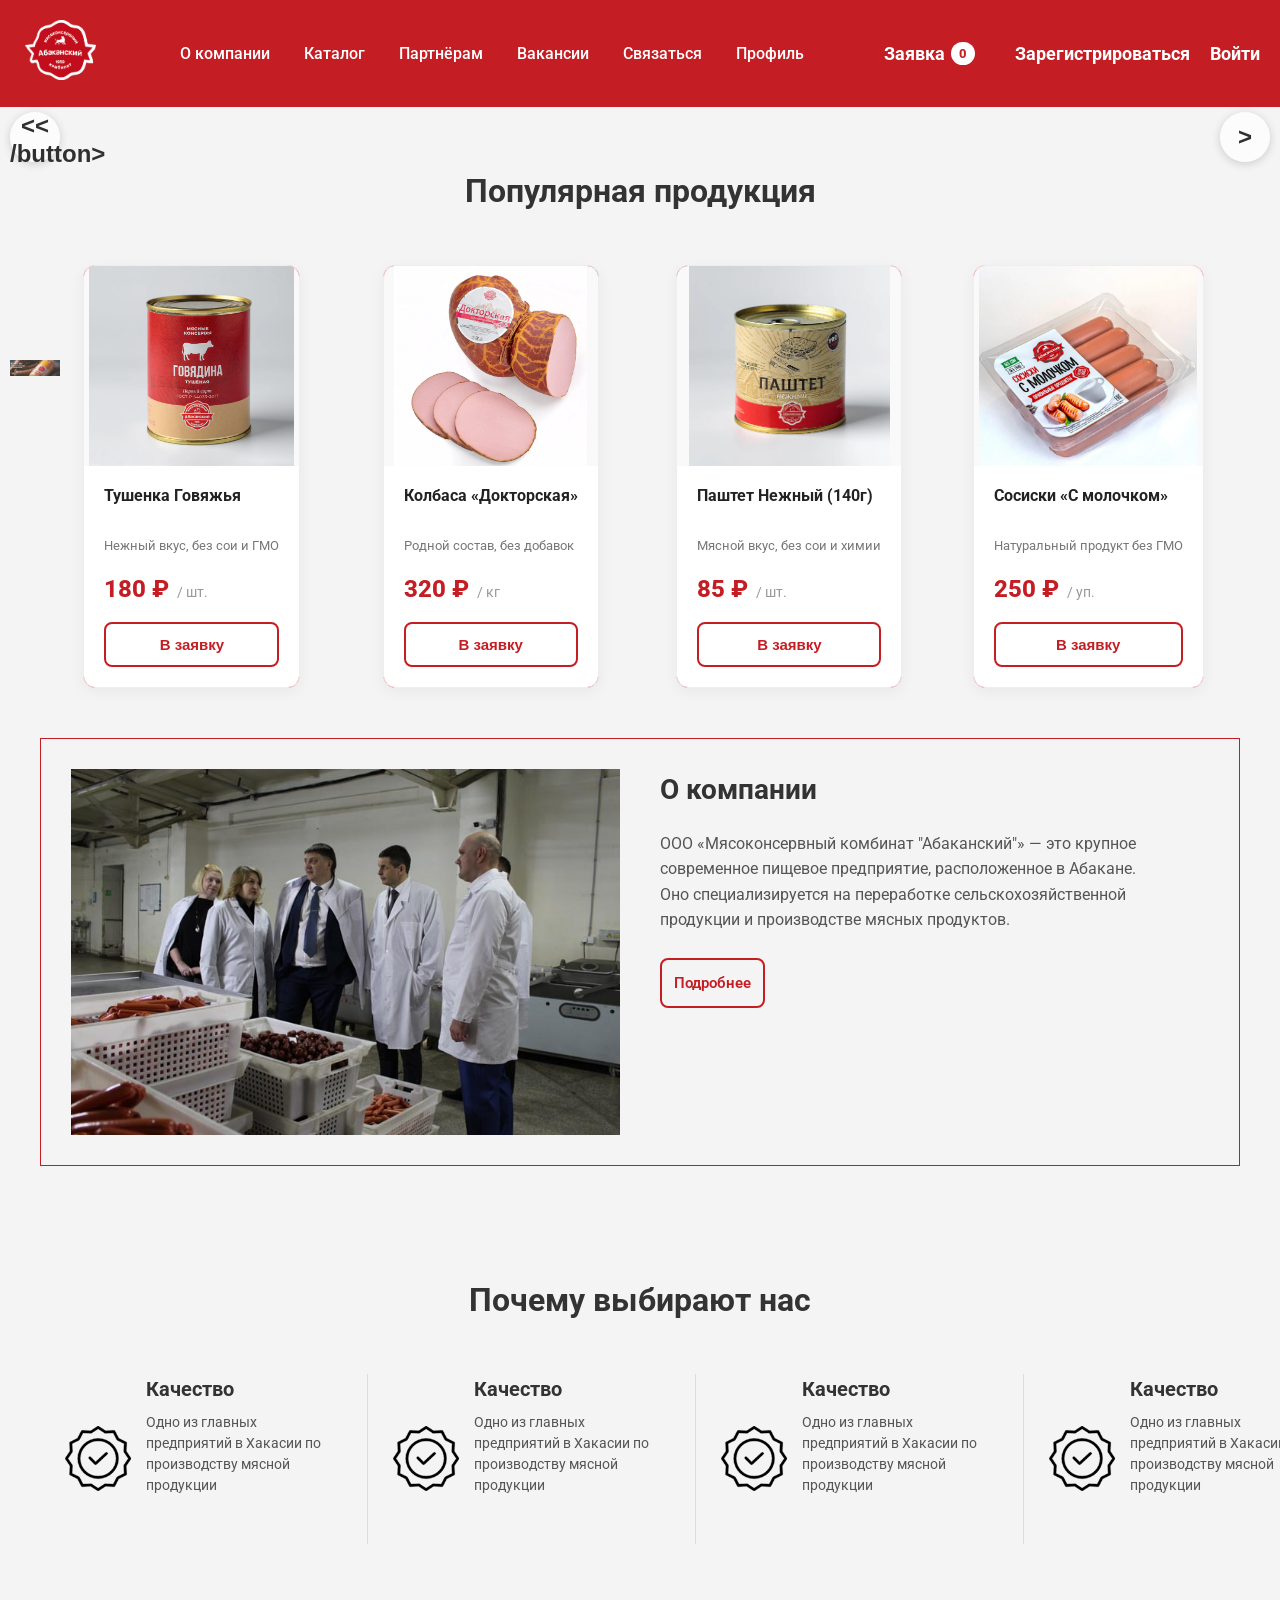
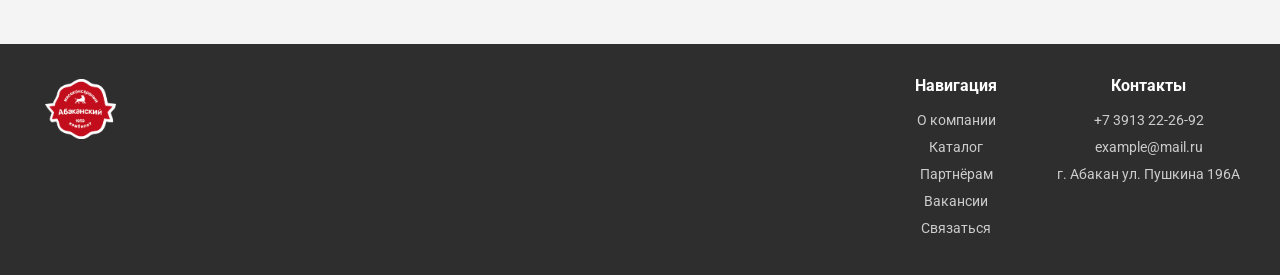
<file: БурнышеваПП08/index.html>
<!DOCTYPE html>
<html lang="ru">

<head>
    <meta charset="UTF-8">
    <meta name="viewport" content="width=device-width, initial-scale=1.0">
    <title>Мясокомбинат Абаканский</title>
    <link rel="stylesheet" href="style/style.css">
    <link rel="stylesheet" href="style/slider.css">
    <link rel="stylesheet" href="style/index.css">
    <link href="https://fonts.googleapis.com/css2?family=Roboto:wght@400;500;700&display=swap" rel="stylesheet">
</head>

<body>
    <header class="main-header">
        <div class="header-container">
            <div class="logo">
                <a href="index.html">
                    <img src="images/logo.png" alt="Логотип Мясокомбината Абаканский">
                </a>
            </div>
            <nav class="main-navigation">
                <a href="index.html">О компании</a>
                <a href="catalog.html" class="active">Каталог</a>
                <a href="#">Партнёрам</a>
                <a href="#">Вакансии</a>
                <a href="admin.html">Связаться</a>
                <a href="profile.html">Профиль</a>
            </nav>
            <div class="header-phone">
                <a href="cart.html" class="request-link">
                    Заявка <span id="request-counter">0</span>
                </a>
                <a href="reg.html" class="active">Зарегистрироваться</a>
                <a href="auth.html" class="active">Войти</a>
            </div>
        </div>
    </header>
    <section class="section_slider">
        <div class="slider_container">
            <button id="slider-btn_prev">
                << /button>
                    <img id="slider-img" src="" alt="Слайдер с продукцией">
                    <button id="slider-btn_next">></button>
        </div>
    </section>
    <!-- СЕКЦИЯ ПОПУЛЯРНАЯ ПРОДУКЦИЯ -->
    <section class="popular">
        <div class="popular-products">
            <h1 class="section-title">Популярная продукция</h1>
            <main class="products-grid">
                <article class="product-card" data-id="1" data-category="conserves" data-price="180"
                    data-instock="true">
                    <div class="product-image-container">
                        <img src="images/2.png" alt="Тушенка">
                    </div>
                    <div class="product-information">
                        <h2 class="product-name">Тушенка Говяжья</h2>
                        <p class="product-description">Нежный вкус, без сои и ГМО</p>
                        <div class="price-information">
                            <span class="price">180 ₽</span>
                            <span class="unit">/ шт.</span>
                        </div>
                        <button class="button-info">В заявку</button>
                    </div>
                </article>
                <article class="product-card" data-id="2" data-category="sausages" data-price="320" data-instock="true">
                    <div class="product-image-container">
                        <img src="images/3.png" alt="Колбаса">
                    </div>
                    <div class="product-information">
                        <h2 class="product-name">Колбаса «Докторская»</h2>
                        <p class="product-description">Родной состав, без добавок</p>
                        <div class="price-information">
                            <span class="price">320 ₽</span>
                            <span class="unit">/ кг</span>
                        </div>
                        <button class="button-info">В заявку</button>
                    </div>
                </article>
                <article class="product-card" data-id="3" data-category="conserves" data-price="85" data-instock="true">
                    <div class="product-image-container">
                        <img src="images/4.png" alt="Паштет">
                    </div>
                    <div class="product-information">
                        <h2 class="product-name">Паштет Нежный (140г)</h2>
                        <p class="product-description">Мясной вкус, без сои и химии</p>
                        <div class="price-information">
                            <span class="price">85 ₽</span>
                            <span class="unit">/ шт.</span>
                        </div>
                        <button class="button-info">В заявку</button>
                    </div>
                </article>
                <article class="product-card" data-id="4" data-category="sausages" data-price="250" data-instock="true">
                    <div class="product-image-container">
                        <img src="images/5.png" alt="Сосиски">
                    </div>
                    <div class="product-information">
                        <h2 class="product-name">Сосиски «С молочком»</h2>
                        <p class="product-description">Натуральный продукт без ГМО</p>
                        <div class="price-information">
                            <span class="price">250 ₽</span>
                            <span class="unit">/ уп.</span>
                        </div>
                        <button class="button-info">В заявку</button>
                    </div>
                </article>
            </main>
        </div>
        <!-- СЕКЦИЯ О КОМПАНИИ -->
        <section class="about-company">
            <div class="about-wrapper">
                <div class="about-image">
                    <img src="images/about.jpg" alt="О компании">
                </div>
                <div class="about-content">
                    <h2 class="about-title">О компании</h2>
                    <p>
                        ООО «Мясоконсервный комбинат "Абаканский"» — это крупное <br>
                        современное пищевое предприятие, расположенное в Абакане. <br>
                        Оно специализируется на переработке сельскохозяйственной <br>
                        продукции и производстве мясных продуктов.<br>
                    </p>
                    <a href="#" class="button-info">Подробнее</a>
                </div>
            </div>
        </section>

        <!-- СЕКЦИЯ ПОЧЕМУ ВЫБИРАЮТ НАС -->
        <section class="why-us">
            <h2 class="section-title">Почему выбирают нас</h2>

            <div class="features-grid">
                <div class="feature-item">
                    <div class="feature-icon">
                        <img src="images/ok.png" alt="Качество">
                    </div>
                    <div class="feature-text">
                        <h3>Качество</h3>
                        <p>Одно из главных предприятий в Хакасии по производству мясной продукции</p>
                    </div>
                </div>

                <div class="feature-item">
                    <div class="feature-icon">
                        <img src="images/ok.png" alt="Качество">
                    </div>
                    <div class="feature-text">
                        <h3>Качество</h3>
                        <p>Одно из главных предприятий в Хакасии по производству мясной продукции</p>
                    </div>
                </div>

                <div class="feature-item">
                    <div class="feature-icon">
                        <img src="images/ok.png" alt="Качество">
                    </div>
                    <div class="feature-text">
                        <h3>Качество</h3>
                        <p>Одно из главных предприятий в Хакасии по производству мясной продукции</p>
                    </div>
                </div>

                <div class="feature-item">
                    <div class="feature-icon">
                        <img src="images/ok.png" alt="Качество">
                    </div>
                    <div class="feature-text">
                        <h3>Качество</h3>
                        <p>Одно из главных предприятий в Хакасии по производству мясной продукции</p>
                    </div>
                </div>
            </div>
        </section>
    </section> <!-- Закрытие секции popular -->

    <!-- ПОДВАЛ  -->
    <footer class="main-footer">
        <div class="footer-container">
            <div class="logo">
                <img src="images/logo.png" alt="Логотип">
            </div>
            <div class="footer-columns">
                <div class="footer-column">
                    <h4>Навигация</h4>
                    <ul>
                        <li><a href="index.html">О компании</a></li>
                        <li><a href="catalog.html">Каталог</a></li>
                        <li><a href="#">Партнёрам</a></li>
                        <li><a href="#">Вакансии</a></li>
                        <li><a href="admin.html">Связаться</a></li>
                    </ul>
                </div>
                <div class="footer-column">
                    <h4>Контакты</h4>
                    <p>+7 3913 22-26-92</p>
                    <p>example@mail.ru</p>
                    <p>г. Абакан ул. Пушкина 196А</p>
                </div>
            </div>
        </div>
    </footer>
    <script src="scripts/slider.js"></script>
    <script src="scripts/script.js"></script>
</body>

</html>
</file>
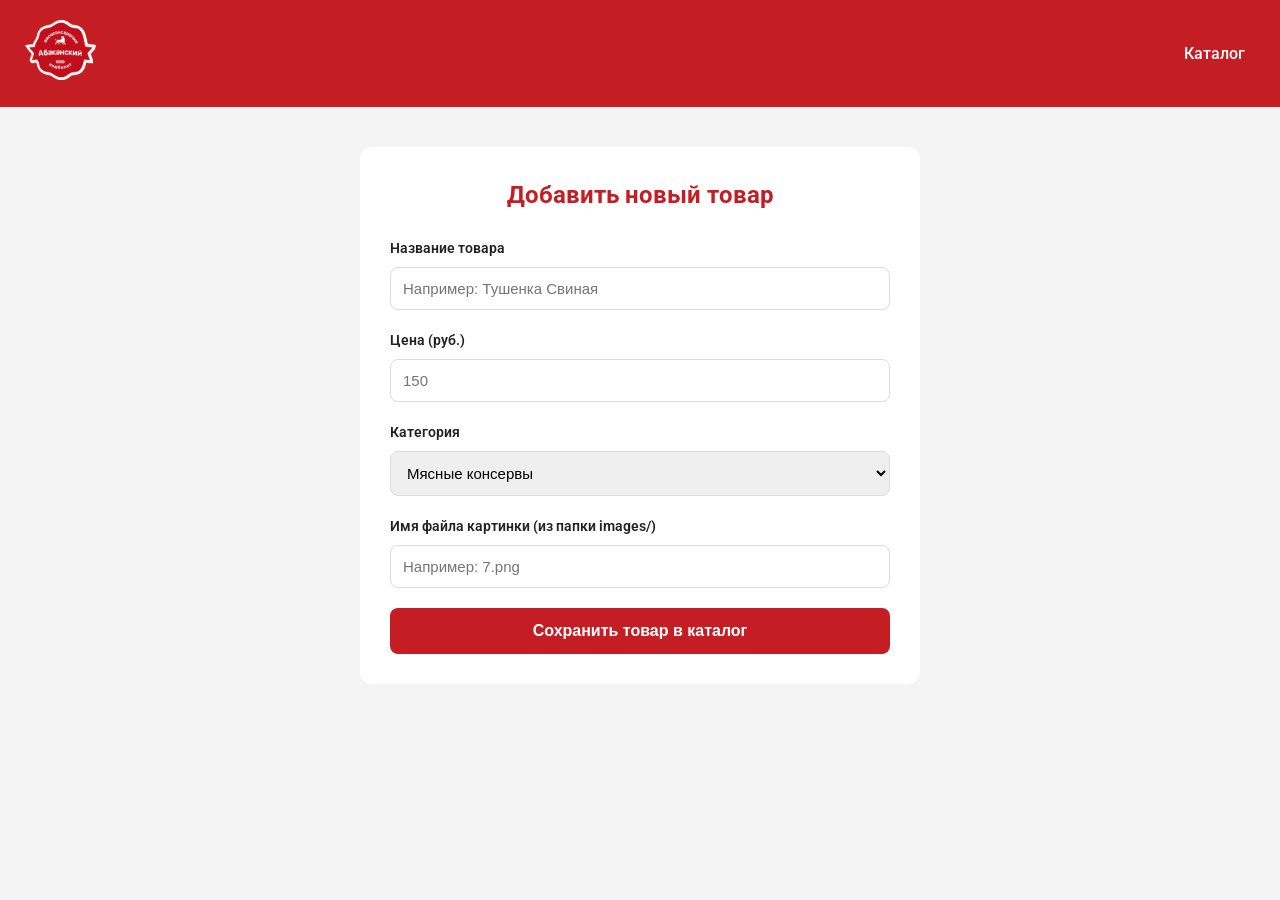
<file: admin.html>
<!DOCTYPE html>
<html lang="ru">

<head>
    <meta charset="UTF-8">
    <meta name="viewport" content="width=device-width, initial-scale=1.0">
    <title>Админка</title>
    <link rel="stylesheet" href="style/style.css">
    <link rel="stylesheet" href="style/reg.css">
    <link href="https://fonts.googleapis.com/css2?family=Roboto:wght@400;500;700&display=swap" rel="stylesheet">
</head>

<body>
    <header class="main-header">
        <div class="header-container">
            <div class="logo">
                <a href="index.html">
                    <img src="images/logo.png" alt="Логотип">
                </a>
            </div>
            <nav class="main-navigation">
                <a href="catalog.html">Каталог</a>
            </nav>
        </div>
    </header>
    <main class="admin-container">
        <div class="admin-form-card">
            <h1 class="admin-title">Добавить новый товар</h1>
            <form id="add-product-form">
                <div class="form-group">
                    <label for="product-name">Название товара</label>
                    <input type="text" id="product-name" placeholder="Например: Тушенка Свиная" required>
                </div>
                <div class="form-group">
                    <label for="product-price">Цена (руб.)</label>
                    <input type="number" id="product-price" placeholder="150" required>
                </div>
                <div class="form-group">
                    <label for="product-category">Категория</label>
                    <select id="product-category" required>
                        <option value="conserves">Мясные консервы</option>
                        <option value="sausages">Колбасные изделия</option>
                        <option value="semi">Полуфабрикаты</option>
                        <option value="delicacies">Деликатесы</option>
                    </select>
                </div>
                <div class="form-group">
                    <label for="product-image">Имя файла картинки (из папки images/)</label>
                    <input type="text" id="product-image" placeholder="Например: 7.png">
                </div>
                <button type="submit" class="admin-save-btn">Сохранить товар в каталог</button>
            </form>
        </div>
    </main>
    <script src="scripts/admin.js"></script>
    <script src="scripts/script.js"></script>
</body>

</html>
</file>
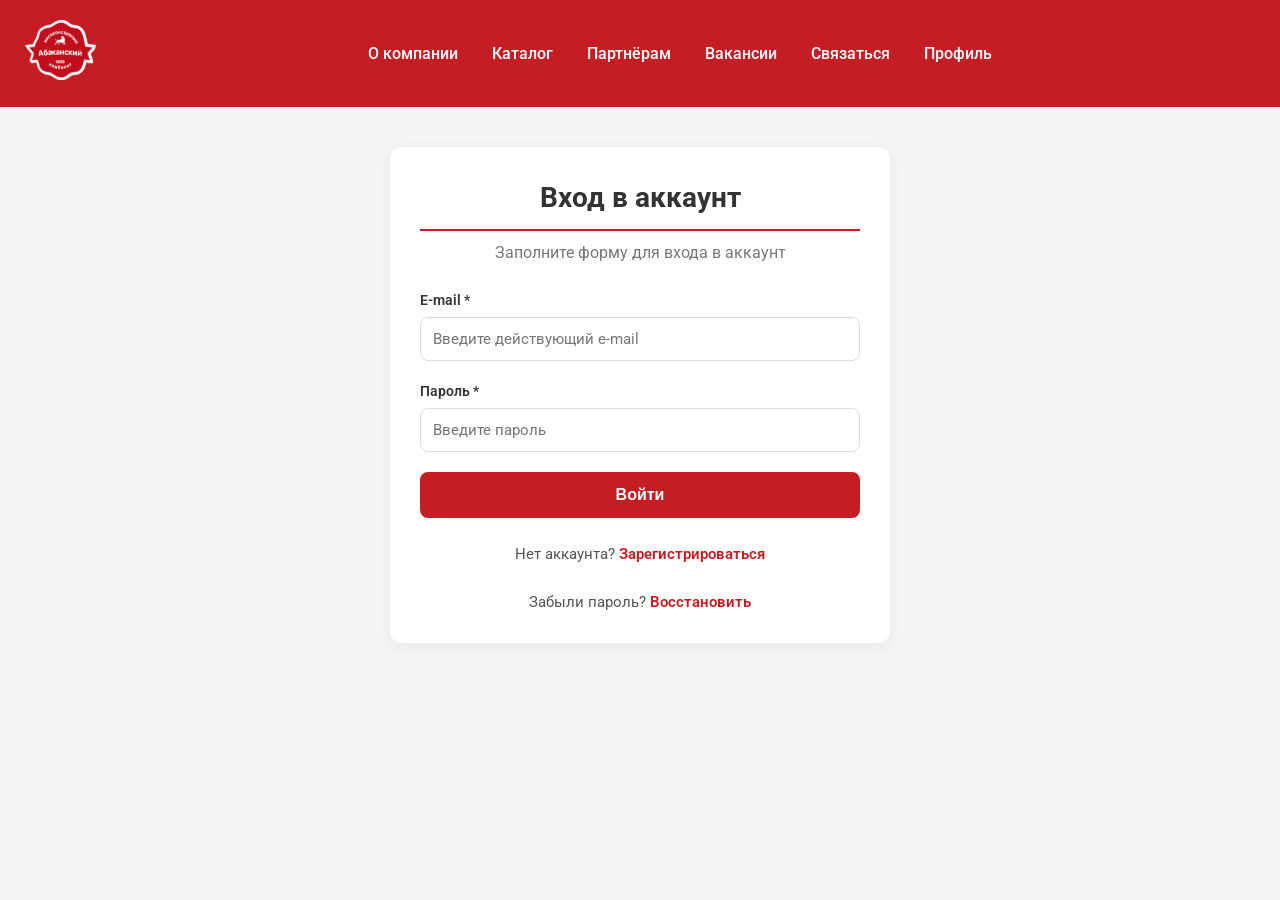
<file: auth.html>
<!DOCTYPE html>
<html lang="ru">

<head>
    <meta charset="UTF-8">
    <meta name="viewport" content="width=device-width, initial-scale=1.0">
    <title>Авторизация</title>
    <link rel="stylesheet" href="style/style.css">
    <link rel="stylesheet" href="style/reg.css">
    <link href="https://fonts.googleapis.com/css2?family=Roboto:wght@400;500;700&display=swap" rel="stylesheet">
</head>

<body>
    <header class="main-header">
        <div class="header-container">
            <div class="logo">
                <a href="index.html">
                    <img src="images/logo.png" alt="Логотип">
                </a>
            </div>
            <nav class="main-navigation">
                <a href="index.html">О компании</a>
                <a href="catalog.html" class="active">Каталог</a>
                <a href="#">Партнёрам</a>
                <a href="#">Вакансии</a>
                <a href="admin.html">Связаться</a>
                <a href="profile.html">Профиль</a>
            </nav>
            <div class="header-phone">
            </div>
        </div>
    </header>
    <main class="register-main">
        <div class="reg-container">
            <h1 class="reg-title">Вход в аккаунт</h1>
            <p class="reg-subtitle">Заполните форму для входа в аккаунт</p>

            <form class="reg-form">
                <div class="form-group">
                    <label for="auth-email">E-mail *</label>
                    <input type="email" id="auth-email" placeholder="Введите действующий e-mail" required>
                </div>

                <div class="form-group">
                    <label for="auth-password">Пароль *</label>
                    <input type="password" id="auth-password" placeholder="Введите пароль" required>
                </div>
                <button type="submit" class="reg-submit-button">Войти</button>
            </form>

            <p class="reg-login-link">Нет аккаунта? <a href="reg.html">Зарегистрироваться</a></p>
            <div class="reg-login-link">
                Забыли пароль? <a href="#">Восстановить</a>
            </div>
        </div>
    </main>
    <script src="scripts/script.js"></script>
</body>

</html>
</file>
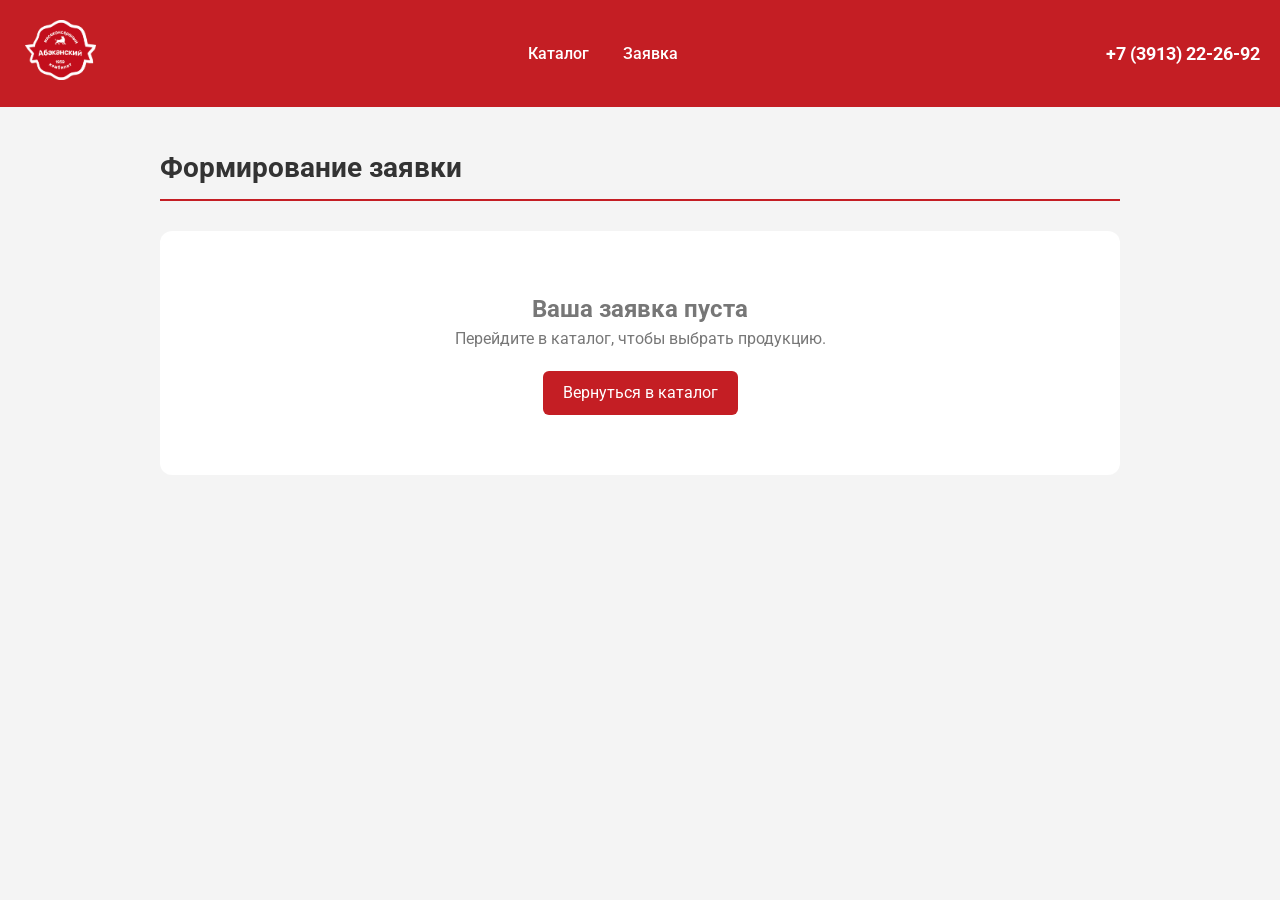
<file: cart.html>
<!DOCTYPE html>
<html lang="ru">

<head>
    <meta charset="UTF-8">
    <meta name="viewport" content="width=device-width, initial-scale=1.0">
    <title>Заявка</title>
    <link rel="stylesheet" href="style/style.css">
    <link href="https://fonts.googleapis.com/css2?family=Roboto:wght@400;500;700&display=swap" rel="stylesheet">
</head>

<body>
    <header class="main-header">
        <div class="header-container">
            <div class="logo">
                <a href="index.html">
                    <img src="images/logo.png" alt="Логотип">
                </a>
            </div>
            <nav class="main-navigation">
                <a href="catalog.html">Каталог</a>
                <a href="cart.html" class="active">Заявка</a>
            </nav>
            <div class="header-phone">
                <a href="tel:+73902281402">+7 (3913) 22-26-92</a>
            </div>
        </div>
    </header>
    <main class="cart-container">
        <h1 class="cart-header-title">Формирование заявки</h1>
        <div id="cart-list-container"></div>
        <div class="cart-summary" id="cart-summary-section">
            <div class="total-price">Итого: <span id="total-amount-display">0 ₽</span></div>
            <button id="submit-request-button" class="submit-request-button">Отправить заявку</button>
        </div>
        <div id="empty-cart-message" class="empty-cart-message">
            <h2>Ваша заявка пуста</h2>
            <p>Перейдите в каталог, чтобы выбрать продукцию.</p>
            <a href="catalog.html" class="back-to-catalog-button">Вернуться в каталог</a>
        </div>
    </main>
    <div id="order-form-modal" class="modal-window">
        <div class="modal-content">
            <span class="close-modal-button"></span>
            <h2>Оформление заявки</h2>
            <form id="order-submission-form">
                <div class="form-group">
                    <label for="full-name-input">ФИО представителя *</label>
                    <input type="text" id="full-name-input" placeholder="Иванов Иван Иванович">
                </div>
                <div class="form-group">
                    <label for="phone-number-input">Контактный телефон *</label>
                    <input type="tel" id="phone-number-input" placeholder="+7 (999) 123-45-67">
                </div>
                <div class="form-group">
                    <label for="email-address-input">Электронная почта для связи *</label>
                    <input type="email" id="email-address-input" placeholder="example@mail.ru">
                </div>
                <button type="submit" class="submit-form-button">Отправить заявку</button>
                <p>Поля, отмеченные *, обязательны к заполнению</p>
            </form>
        </div>
    </div>
    <script src="scripts/cart.js"></script>
    <script src="scripts/script.js"></script>
</body>

</html>
</file>
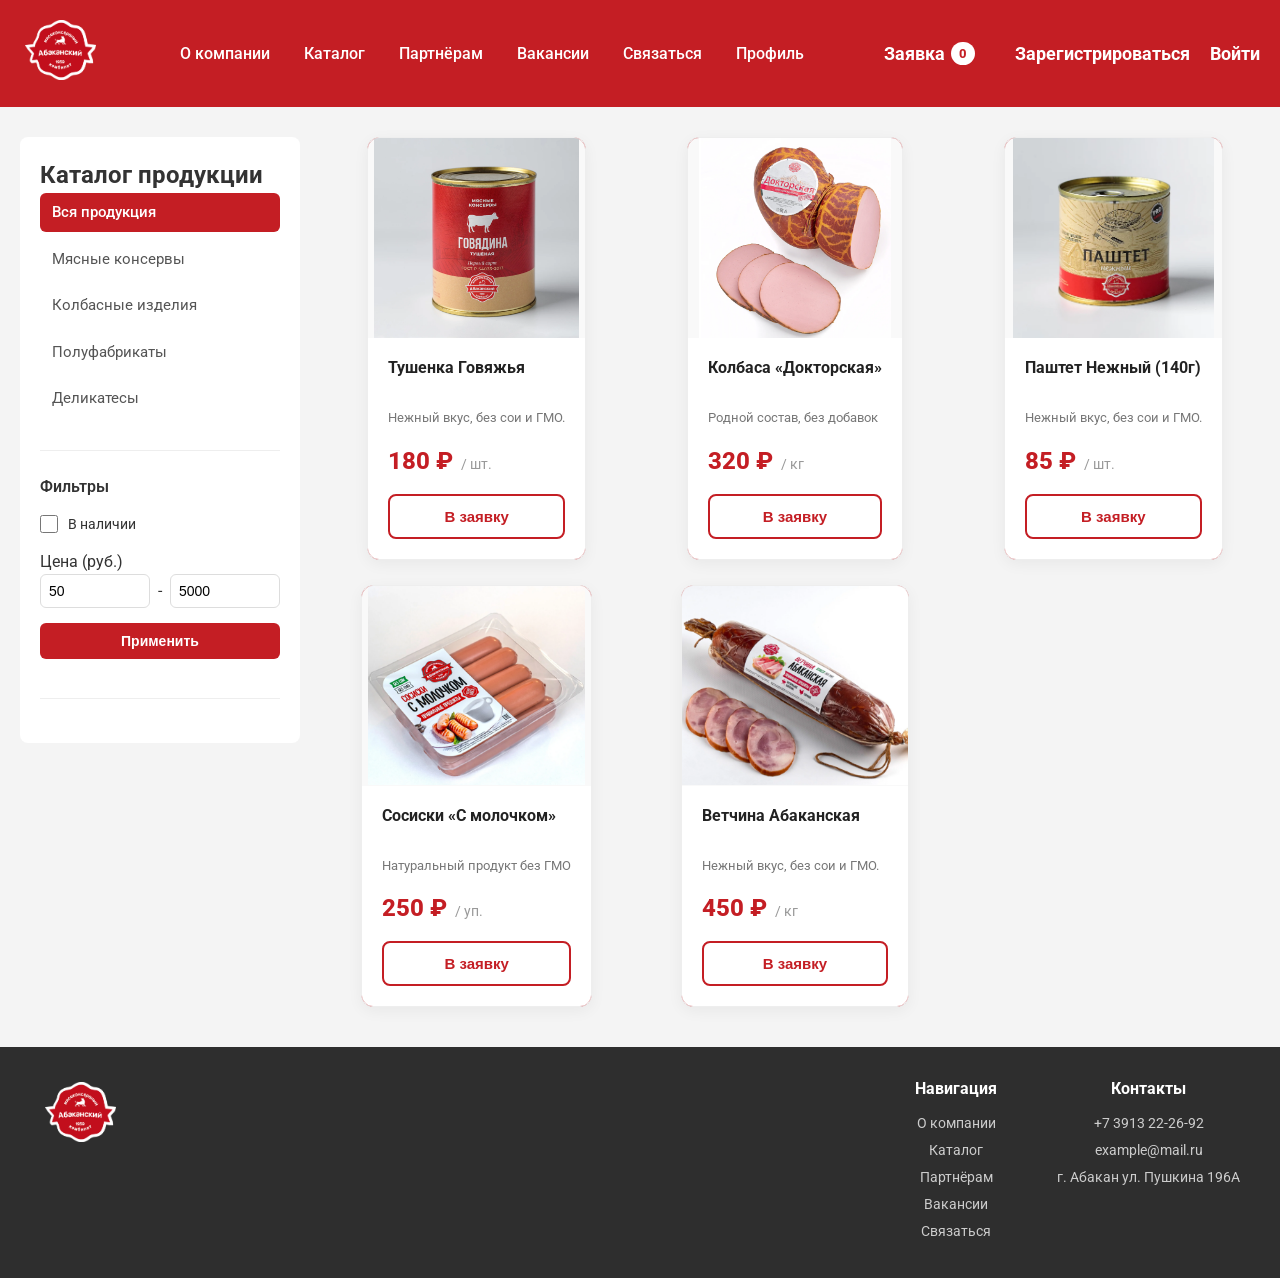
<file: catalog.html>
<!DOCTYPE html>
<html lang="ru">

<head>
    <meta charset="UTF-8">
    <meta name="viewport" content="width=device-width, initial-scale=1.0">
    <title>Каталог продукции | Мясокомбинат Абаканский</title>
    <link rel="stylesheet" href="style/style.css">
    <link rel="stylesheet" href="style/index.css">
    <link href="https://fonts.googleapis.com/css2?family=Roboto:wght@400;500;700&display=swap" rel="stylesheet">
</head>

<body>
    <header class="main-header">
        <div class="header-container">
            <div class="logo">
                <a href="index.html">
                    <img src="images/logo.png" alt="Логотип Мясокомбинат Абаканский">
                </a>
            </div>
            <nav class="main-navigation">
                <a href="index.html">О компании</a>
                <a href="catalog.html" class="active">Каталог</a>
                <a href="#">Партнёрам</a>
                <a href="#">Вакансии</a>
                <a href="admin.html">Связаться</a>
                <a href="profile.html">Профиль</a>
            </nav>
            <div class="header-phone">
                <a href="cart.html" class="request-link">
                    Заявка <span id="request-counter">0</span>
                </a>
                <a href="reg.html" class="active">Зарегистрироваться</a>
                <a href="auth.html" class="active">Войти</a>
            </div>
        </div>
    </header>
    <div class="main-container">
        <aside class="filters-sidebar">
            <div class="sidebar-section">
                <h1>Каталог продукции</h1>
                <nav class="category-navigation">
                    <ul>
                        <li><a href="#" class="active" data-category="all">Вся продукция</a></li>
                        <li><a href="#" data-category="conserves">Мясные консервы</a></li>
                        <li><a href="#" data-category="sausages">Колбасные изделия</a></li>
                        <li><a href="#" data-category="semi">Полуфабрикаты</a></li>
                        <li><a href="#" data-category="delicacies">Деликатесы</a></li>
                    </ul>
                </nav>
            </div>
            <div class="sidebar-section">
                <h4>Фильтры</h4>
                <div class="filter-group">
                    <input type="checkbox" id="in-stock-checkbox">
                    <span>В наличии</span>
                </div>
                <p class="filter-title">Цена (руб.)</p>
                <div class="filter-group-prise">
                    <div class="price-range">
                        <input type="number" id="price-min-input" placeholder="От" value="50">
                        <span>-</span>
                        <input type="number" id="price-max-input" placeholder="До" value="5000">
                    </div>
                    <button class="apply-filter-button" id="apply-filter-button">Применить</button>
                </div>
            </div>
        </aside>
        <main class="products-grid">
            <article class="product-card" data-id="1" data-category="conserves" data-price="180" data-instock="true">
                <div class="product-image-container">
                    <img src="images/2.png" alt="Тушенка Говяжья">
                </div>
                <div class="product-information">
                    <h2 class="product-name">Тушенка Говяжья</h2>
                    <p class="product-description">Нежный вкус, без сои и ГМО.</p>
                    <div class="price-information">
                        <span class="price">180 ₽</span>
                        <span class="unit">/ шт.</span>
                    </div>
                    <button class="add-to-request-button">В заявку</button>
                </div>
            </article>
            <article class="product-card" data-id="2" data-category="sausages" data-price="320" data-instock="true">
                <div class="product-image-container">
                    <img src="images/3.png" alt="Колбаса Докторская">
                </div>
                <div class="product-information">
                    <h2 class="product-name">Колбаса «Докторская»</h2>
                    <p class="product-description">Родной состав, без добавок</p>
                    <div class="price-information">
                        <span class="price">320 ₽</span>
                        <span class="unit">/ кг</span>
                    </div>
                    <button class="add-to-request-button">В заявку</button>
                </div>
            </article>
            <article class="product-card" data-id="3" data-category="conserves" data-price="85" data-instock="true">
                <div class="product-image-container">
                    <img src="images/4.png" alt="Паштет Нежный">
                </div>
                <div class="product-information">
                    <h2 class="product-name">Паштет Нежный (140г)</h2>
                    <p class="product-description">Нежный вкус, без сои и ГМО.</p>
                    <div class="price-information">
                        <span class="price">85 ₽</span>
                        <span class="unit">/ шт.</span>
                    </div>
                    <button class="add-to-request-button">В заявку</button>
                </div>
            </article>
            <article class="product-card" data-id="4" data-category="sausages" data-price="250" data-instock="true">
                <div class="product-image-container">
                    <img src="images/5.png" alt="Сосиски С молочком">
                </div>
                <div class="product-information">
                    <h2 class="product-name">Сосиски «С молочком»</h2>
                    <p class="product-description">Натуральный продукт без ГМО</p>
                    <div class="price-information">
                        <span class="price">250 ₽</span>
                        <span class="unit">/ уп.</span>
                    </div>
                    <button class="add-to-request-button">В заявку</button>
                </div>
            </article>
            <article class="product-card" data-id="5" data-category="delicacies" data-price="450" data-instock="true">
                <div class="product-image-container">
                    <img src="images/6.png" alt="Ветчина Абаканская">
                </div>
                <div class="product-information">
                    <h2 class="product-name">Ветчина Абаканская</h2>
                    <p class="product-description">Нежный вкус, без сои и ГМО.</p>
                    <div class="price-information">
                        <span class="price">450 ₽</span>
                        <span class="unit">/ кг</span>
                    </div>
                    <button class="add-to-request-button">В заявку</button>
                </div>
            </article>
        </main>
    </div>
    <footer class="main-footer">
        <div class="footer-container">
            <div class="logo">
                <img src="images/logo.png" alt="Логотип Мясокомбинат Абаканский">
            </div>
            <div class="footer-columns">
                <div class="footer-column">
                    <h4>Навигация</h4>
                    <ul>
                        <li><a href="index.html">О компании</a></li>
                        <li><a href="catalog.html">Каталог</a></li>
                        <li><a href="#">Партнёрам</a></li>
                        <li><a href="#">Вакансии</a></li>
                        <li><a href="admin.html">Связаться</a></li>
                    </ul>
                </div>
                <div class="footer-column">
                    <h4>Контакты</h4>
                    <p>+7 3913 22-26-92</p>
                    <p>example@mail.ru</p>
                    <p>г. Абакан ул. Пушкина 196А</p>
                </div>
            </div>
        </div>
    </footer>
    <script src="scripts/script.js"></script>
</body>

</html>
</file>
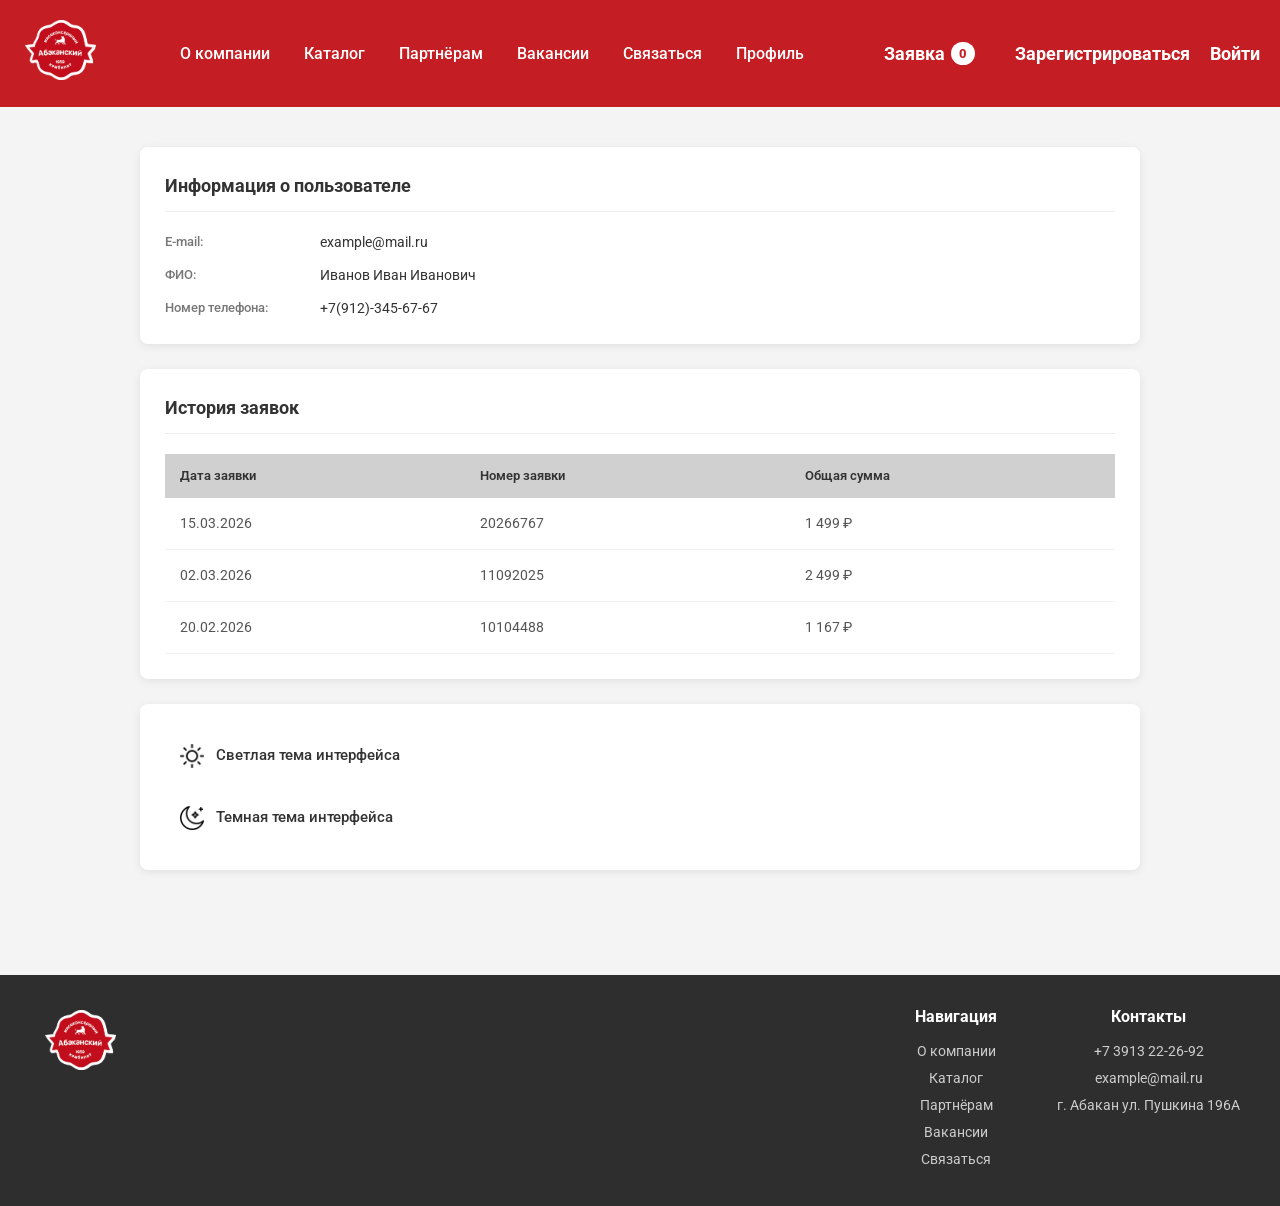
<file: profile.html>
<!DOCTYPE html>
<html lang="ru">

<head>
    <meta charset="UTF-8">
    <meta name="viewport" content="width=device-width, initial-scale=1.0">
    <title>Мясокомбинат Абаканский</title>
    <link rel="stylesheet" href="style/style.css">
    <link rel="stylesheet" href="style/index.css">
    <link href="https://fonts.googleapis.com/css2?family=Roboto:wght@400;500;700&display=swap" rel="stylesheet">
</head>

<body>
    <header class="main-header">
        <div class="header-container">
            <div class="logo">
                <a href="index.html">
                    <img src="images/logo.png" alt="Логотип">
                </a>
            </div>
            <nav class="main-navigation">
                <a href="index.html">О компании</a>
                <a href="catalog.html" class="active">Каталог</a>
                <a href="#">Партнёрам</a>
                <a href="#">Вакансии</a>
                <a href="admin.html">Связаться</a>
                <a href="profile.html">Профиль</a>
            </nav>
            <div class="header-phone">
                <a href="cart.html" class="request-link">
                    Заявка <span id="request-counter">0</span>
                </a>
                <a href="reg.html" class="active">Зарегистрироваться</a>
                <a href="auth.html" class="active">Войти</a>
            </div>
        </div>
    </header>
    <main class="profile-main">
        <div class="profile-container">
            <div class="profile-grid">
                <!-- Блок информации о пользователе -->
                <div class="profile-card">
                    <h1 class="card-title">Информация о пользователе</h1>
                    <div class="profile-info">
                        <div class="info-row">
                            <span class="info-label">E-mail:</span>
                            <span class="info-value">example@mail.ru</span>
                        </div>
                        <div class="info-row">
                            <span class="info-label">ФИО:</span>
                            <span class="info-value">Иванов Иван Иванович</span>
                        </div>
                        <div class="info-row">
                            <span class="info-label">Номер телефона:</span>
                            <span class="info-value">+7(912)-345-67-67</span>
                        </div>
                    </div>
                </div>
                <div class="profile-card history-card">
                    <div class="history-header">
                        <h2 class="card-title">История заявок</h2>
                    </div>
                    <div class="history-table-wrapper">
                        <table class="history-table">
                            <thead>
                                <tr>
                                    <th>Дата заявки</th>
                                    <th>Номер заявки</th>
                                    <th>Общая сумма</th>
                                </tr>
                            </thead>
                            <tbody>
                                <tr>
                                    <td>15.03.2026</td>
                                    <td>20266767</td>
                                    <td class="price-cell">1 499 ₽</td>
                                </tr>
                                <tr>
                                    <td>02.03.2026</td>
                                    <td>11092025</td>
                                    <td class="price-cell">2 499 ₽</td>
                                </tr>
                                <tr>
                                    <td>20.02.2026</td>
                                    <td>10104488</td>
                                    <td class="price-cell">1 167 ₽</td>
                                </tr>
                            </tbody>
                        </table>
                    </div>
                </div>
                <!-- Настройка темы интерфейса -->
                <div class="profile-card">
                    <div class="settingsList">
                        <div class="settingsList_Item" data-theme="light">
                            <img src="images/light.png" alt="light">
                            <div>Светлая тема интерфейса</div>
                        </div>
                        <div class="settingsList_Item" data-theme="dark">
                            <img src="images/dark.png" alt="dark">
                            <div>Темная тема интерфейса</div>
                        </div>
                    </div>
                </div>
            </div>
        </div>
    </main>
    <footer class="main-footer">
        <div class="footer-container">
            <div class="logo">
                <img src="images/logo.png" alt="Логотип">
            </div>
            <div class="footer-columns">
                <div class="footer-column">
                    <h4>Навигация</h4>
                    <ul>
                        <li><a href="index.html">О компании</a></li>
                        <li><a href="catalog.html">Каталог</a></li>
                        <li><a href="#">Партнёрам</a></li>
                        <li><a href="#">Вакансии</a></li>
                        <li><a href="admin.html">Связаться</a></li>
                    </ul>
                </div>
                <div class="footer-column">
                    <h4>Контакты</h4>
                    <p>+7 3913 22-26-92</p>
                    <p>example@mail.ru</p>
                    <p>г. Абакан ул. Пушкина 196А</p>
                </div>
            </div>
        </div>
    </footer>
    <script src="scripts/script.js"></script>
</body>

</html>
</file>
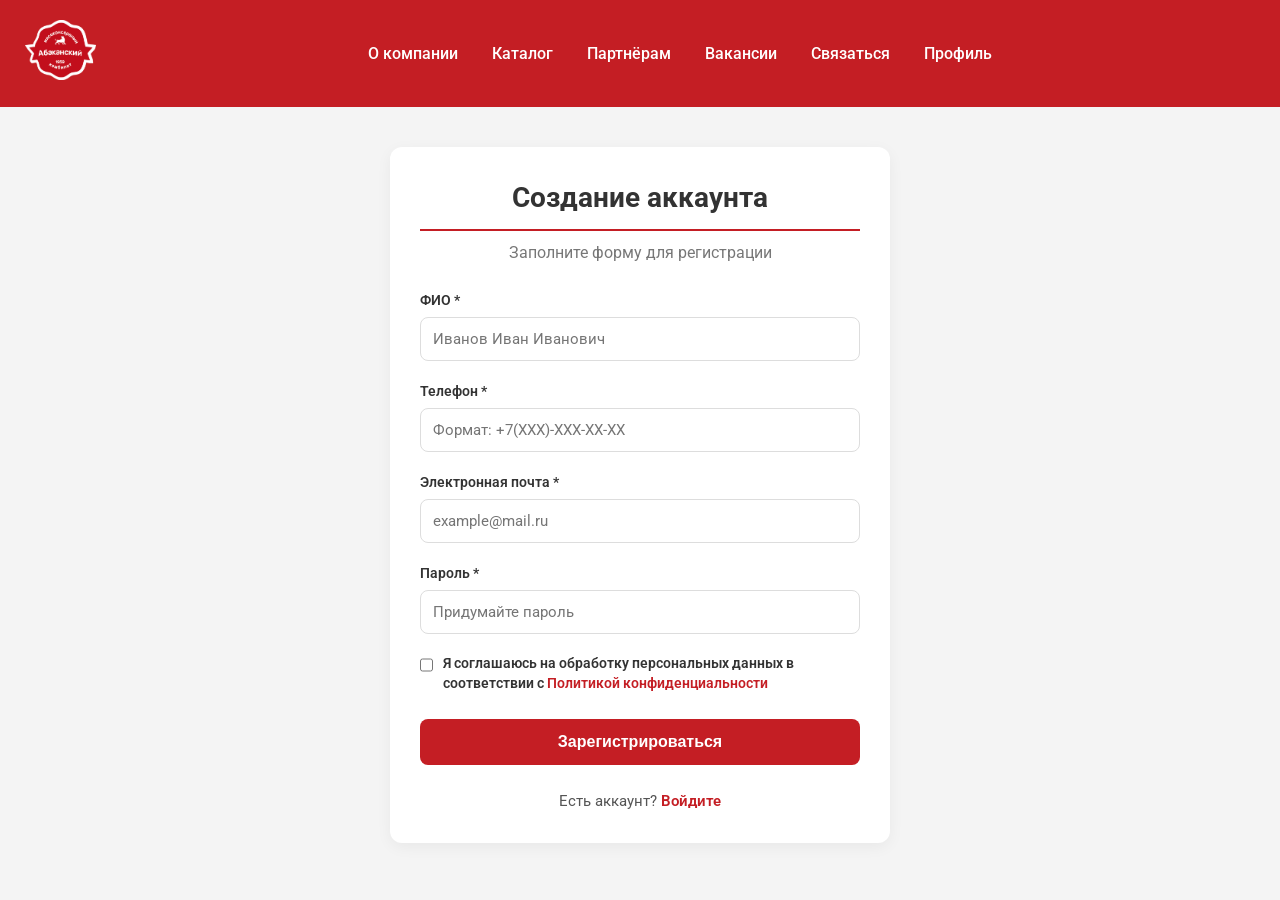
<file: reg.html>
<!DOCTYPE html>
<html lang="ru">

<head>
    <meta charset="UTF-8">
    <meta name="viewport" content="width=device-width, initial-scale=1.0">
    <title>Регистрация</title>
    <link rel="stylesheet" href="style/style.css">
    <link rel="stylesheet" href="style/reg.css">
    <link href="https://fonts.googleapis.com/css2?family=Roboto:wght@400;500;700&display=swap" rel="stylesheet">
</head>

<body>
    <header class="main-header">
        <div class="header-container">
            <div class="logo">
                <a href="index.html">
                    <img src="images/logo.png" alt="Логотип">
                </a>
            </div>
            <nav class="main-navigation">
                <a href="index.html">О компании</a>
                <a href="catalog.html" class="active">Каталог</a>
                <a href="#">Партнёрам</a>
                <a href="#">Вакансии</a>
                <a href="admin.html">Связаться</a>
                <a href="profile.html">Профиль</a>
            </nav>
            <div class="header-phone">
            </div>
        </div>
    </header>
    <main class="register-main">
        <div class="reg-container">
            <h1 class="reg-title">Создание аккаунта</h1>
            <p class="reg-subtitle">Заполните форму для регистрации</p>

            <form class="reg-form">
                <div class="form-group">
                    <label for="reg-lastname">ФИО *</label>
                    <input type="text" id="reg-lastname" placeholder="Иванов Иван Иванович" required>
                </div>
                <div class="form-group">
                    <label for="reg-phone">Телефон *</label>
                    <input type="tel" id="reg-phone" placeholder="Формат: +7(XXX)-XXX-XX-XX" required>
                </div>
                <div class="form-group">
                    <label for="reg-email">Электронная почта *</label>
                    <input type="email" id="reg-email" placeholder="example@mail.ru" required>
                </div>
                <div class="form-group">
                    <label for="reg-password">Пароль *</label>
                    <input type="password" id="reg-password" placeholder="Придумайте пароль">
                </div>

                <div class="form-group checkbox-group">
                    <input type="checkbox" id="agreement" required>
                    <label for="agreement">Я соглашаюсь на обработку персональных данных в соответствии с <a
                            href="#">Политикой конфиденциальности</a></label>
                </div>

                <button type="submit" class="reg-submit-button">Зарегистрироваться</button>
            </form>

            <p class="reg-login-link">Есть аккаунт? <a href="auth.html">Войдите</a></p>
        </div>
    </main>
    <script src="scripts/script.js"></script>
</body>

</html>
</file>
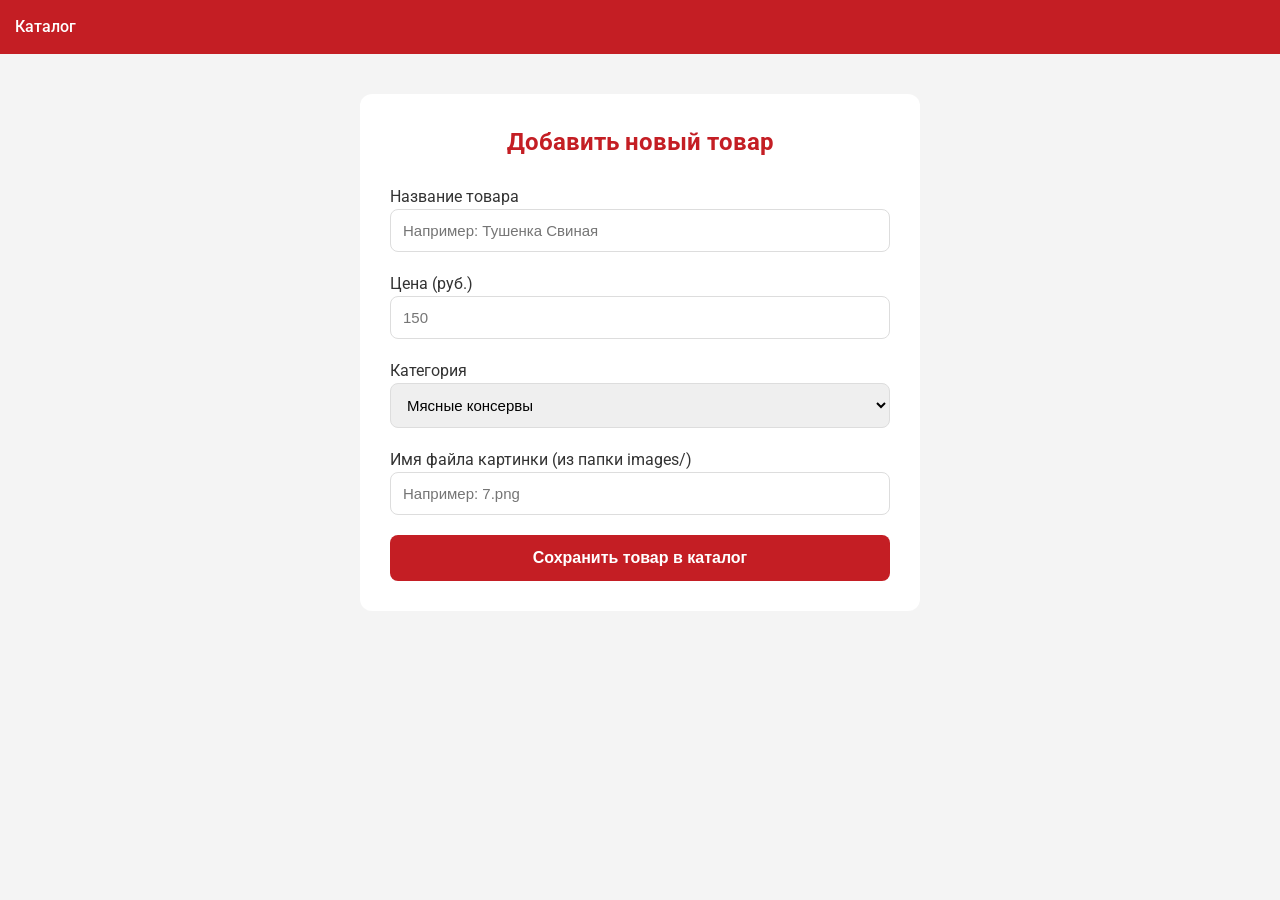
<file: БурнышеваПП08/admin.html>
<!DOCTYPE html>
<html lang="ru">
<head>
    <meta charset="UTF-8">
    <meta name="viewport" content="width=device-width, initial-scale=1.0">
    <title>Админка</title>
    <link rel="stylesheet" href="style/style.css">
    <link rel="stylesheet" href="style/reg.css">
    <link href="https://fonts.googleapis.com/css2?family=Roboto:wght@400;500;700&display=swap" rel="stylesheet">
</head>
<body>
    <header class="main-header">
        <div class="header-container">
        </div>
        <nav class="main-navigation">
            <a href="catalog.html">Каталог</a>
        </nav>
        </div>
    </header>
    <main class="admin-container">
        <div class="admin-form-card">
            <h2 class="admin-title">Добавить новый товар</h2>
            <form id="add-product-form">
                <div class="form-group">
                    <for="product-name">Название товара
                        <input type="text" id="product-name" placeholder="Например: Тушенка Свиная" required>
                </div>
                <div class="form-group">
                    <for="product-price">Цена (руб.)
                        <input type="number" id="product-price" placeholder="150" required>
                </div>
                <div class="form-group">
                    <for="product-category">Категория
                        <select id="product-category" required>
                            <option value="conserves">Мясные консервы</option>
                            <option value="sausages">Колбасные изделия</option>
                            <option value="semi">Полуфабрикаты</option>
                            <option value="delicacies">Деликатесы</option>
                        </select>
                </div>
                <div class="form-group">
                    <for="product-image">Имя файла картинки (из папки images/)
                        <input type="text" id="product-image" placeholder="Например: 7.png">
                </div>
                <button type="submit" class="admin-save-btn">Сохранить товар в каталог</button>
            </form>
        </div>
    </main>
    <script src="scripts/admin.js"></script>
    <script src="scripts/script.js"></script>
</body>
</html>
</file>
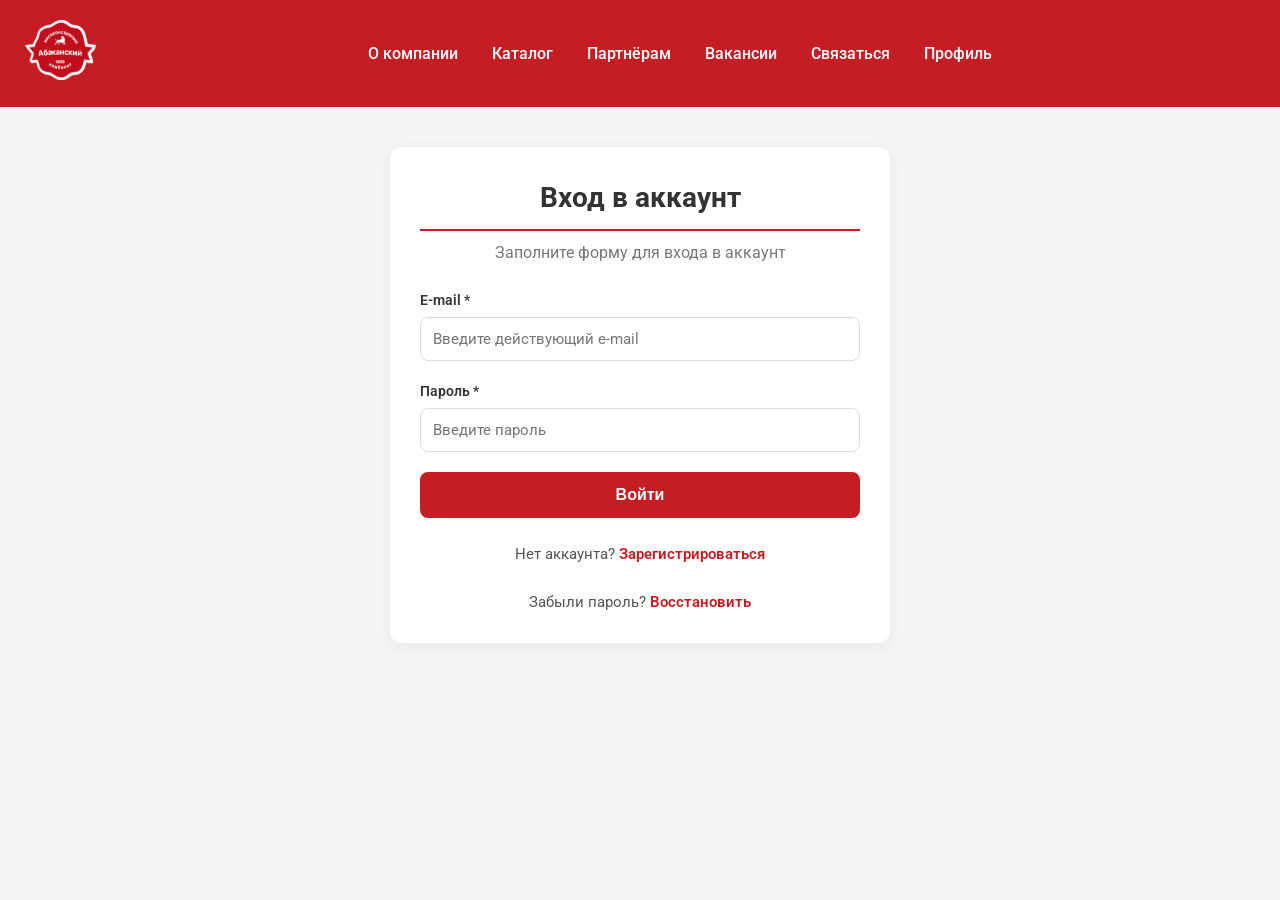
<file: БурнышеваПП08/auth.html>
<!DOCTYPE html>
<html lang="ru">

<head>
    <meta charset="UTF-8">
    <meta name="viewport" content="width=device-width, initial-scale=1.0">
    <title>Авторизация</title>
    <link rel="stylesheet" href="style/style.css">
    <link rel="stylesheet" href="style/reg.css">
    <link href="https://fonts.googleapis.com/css2?family=Roboto:wght@400;500;700&display=swap" rel="stylesheet">
</head>
<body>
    <header class="main-header">
        <div class="header-container">
            <div class="logo">
                <a href="index.html">
                    <img src="images/logo.png">
                </a>
            </div>
            <nav class="main-navigation">
                <a href="index.html">О компании</a>
                <a href="catalog.html" class="active">Каталог</a>
                <a href="#">Партнёрам</a>
                <a href="#">Вакансии</a>
                <a href="admin.html">Связаться</a>
                <a href="profile.html">Профиль</a>
            </nav>
            <div class="header-phone">
            </div>
        </div>
    </header>
    <main class="register-main">
        <div class="reg-container">
            <h1 class="reg-title">Вход в аккаунт</h1>
            <p class="reg-subtitle">Заполните форму для входа в аккаунт</p>

            <form class="reg-form">
                <div class="form-group">
                    <label for="email">E-mail *</label>
                    <input type="email" id="email" placeholder="Введите действующий e-mail" required>
                </div>

                <div class="form-group">
                    <label for="password">Пароль *</label>
                    <input type="password" id="password" placeholder="Введите пароль" required>
                </div>
                <button type="submit" class="reg-submit-button"> Войти</button>
            </form>

            <p class="reg-login-link">Нет аккаунта? <a href="reg.html">Зарегистрироваться</a></p>
            <div class="reg-login-link">
                Забыли пароль? <a href="#">Восстановить</a>
            </div>
        </div>


    </main>

    <script src="scripts/script.js"></script>
</body>

</html>
</file>
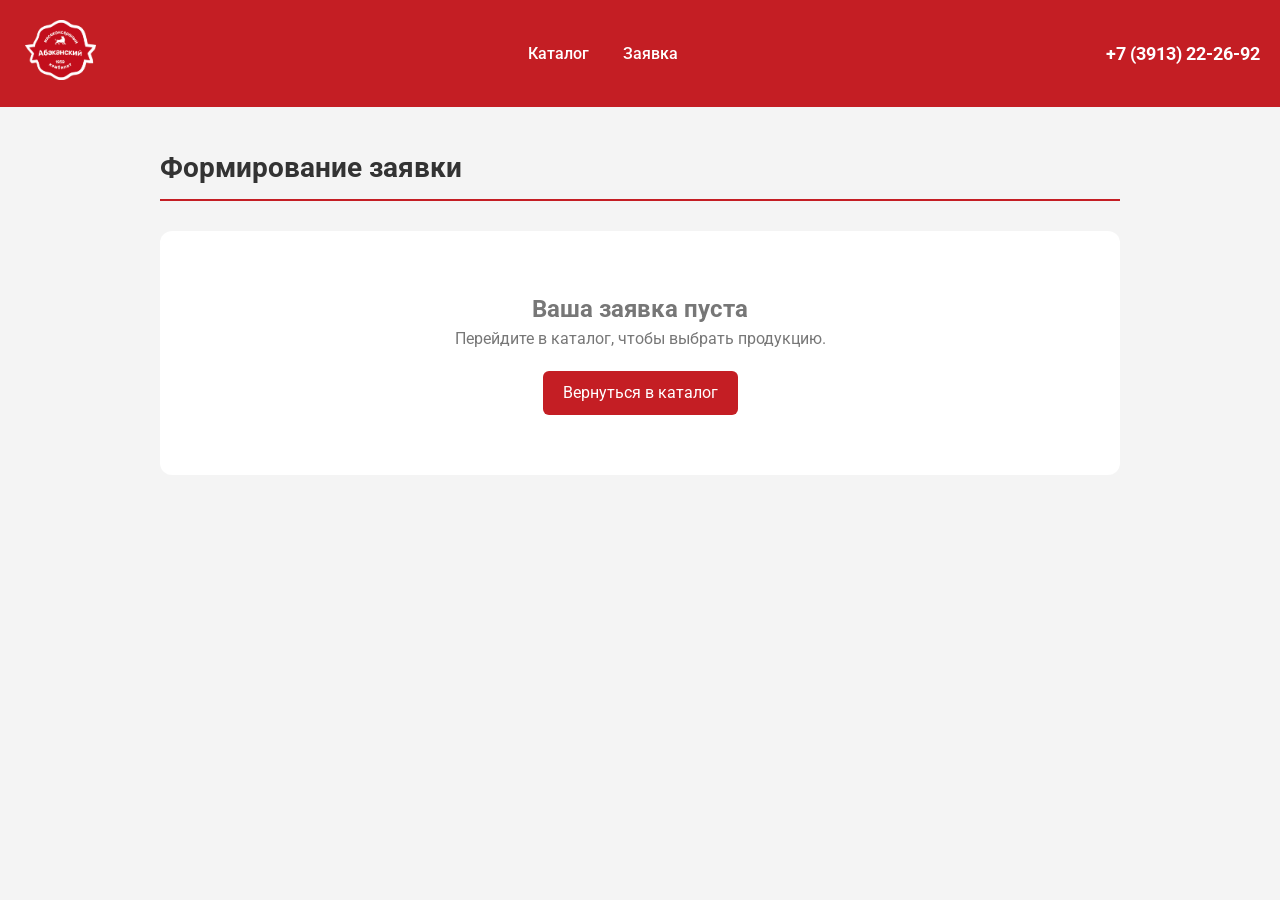
<file: БурнышеваПП08/cart.html>
<!DOCTYPE html>
<html lang="ru">

<head>
    <meta charset="UTF-8">
    <meta name="viewport" content="width=device-width, initial-scale=1.0">
    <title>Заявка</title>
    <link rel="stylesheet" href="style/style.css">
    <link href="https://fonts.googleapis.com/css2?family=Roboto:wght@400;500;700&display=swap" rel="stylesheet">
</head>
<body>
    <header class="main-header">
        <div class="header-container">
            <div class="logo">
                <a href="index.html">
                    <img src="images/logo.png">
                </a>
            </div>
            <nav class="main-navigation">
                <a href="catalog.html">Каталог</a>
                <a href="cart.html" class="active">Заявка</a>
            </nav>
            <div class="header-phone">
                <a href="tel:+73902281402">+7 (3913) 22-26-92</a>
            </div>
        </div>
    </header>
    <main class="cart-container">
        <h1 class="cart-header-title">Формирование заявки</h1>
        <div id="cart-list-container"></div>
        <div class="cart-summary" id="cart-summary-section">
            <div class="total-price">Итого: <span id="total-amount-display">0 ₽</span></div>
            <button id="submit-request-button" class="submit-request-button">Отправить заявку</button>
        </div>
        <div id="empty-cart-message" class="empty-cart-message">
            <h2>Ваша заявка пуста</h2>
            <p>Перейдите в каталог, чтобы выбрать продукцию.</p>
            <a href="catalog.html" class="back-to-catalog-button">Вернуться в каталог</a>
        </div>
    </main>
    <div id="order-form-modal" class="modal-window">
        <div class="modal-content">
            <span class="close-modal-button"></span>
            <h2>Оформление заявки</h2>
            <form id="order-submission-form">
                <div class="form-group">
                    <label for="full-name-input">ФИО представителя *</label>
                    <input type="text" id="full-name-input" placeholder="Иванов Иван Иванович">
                </div>
                <div class="form-group">
                    <label for="phone-number-input">Контактный телефон *</label>
                    <input type="tel" id="phone-number-input" placeholder="+7 (999) 123-45-67">
                </div>
                <div class="form-group">
                    <label for="email-address-input">Электронная почта для связи *</label>
                    <input type="email" id="email-address-input" placeholder="example@mail.ru">
                </div>
                <button type="submit" class="submit-form-button">Отправить заявку</button>
                Поля, отмеченные * , обязательны к заполнению
            </form>
        </div>
    </div>
    <script src="scripts/cart.js"></script>
    <script src="scripts/script.js"></script>
</body>

</html>
</file>
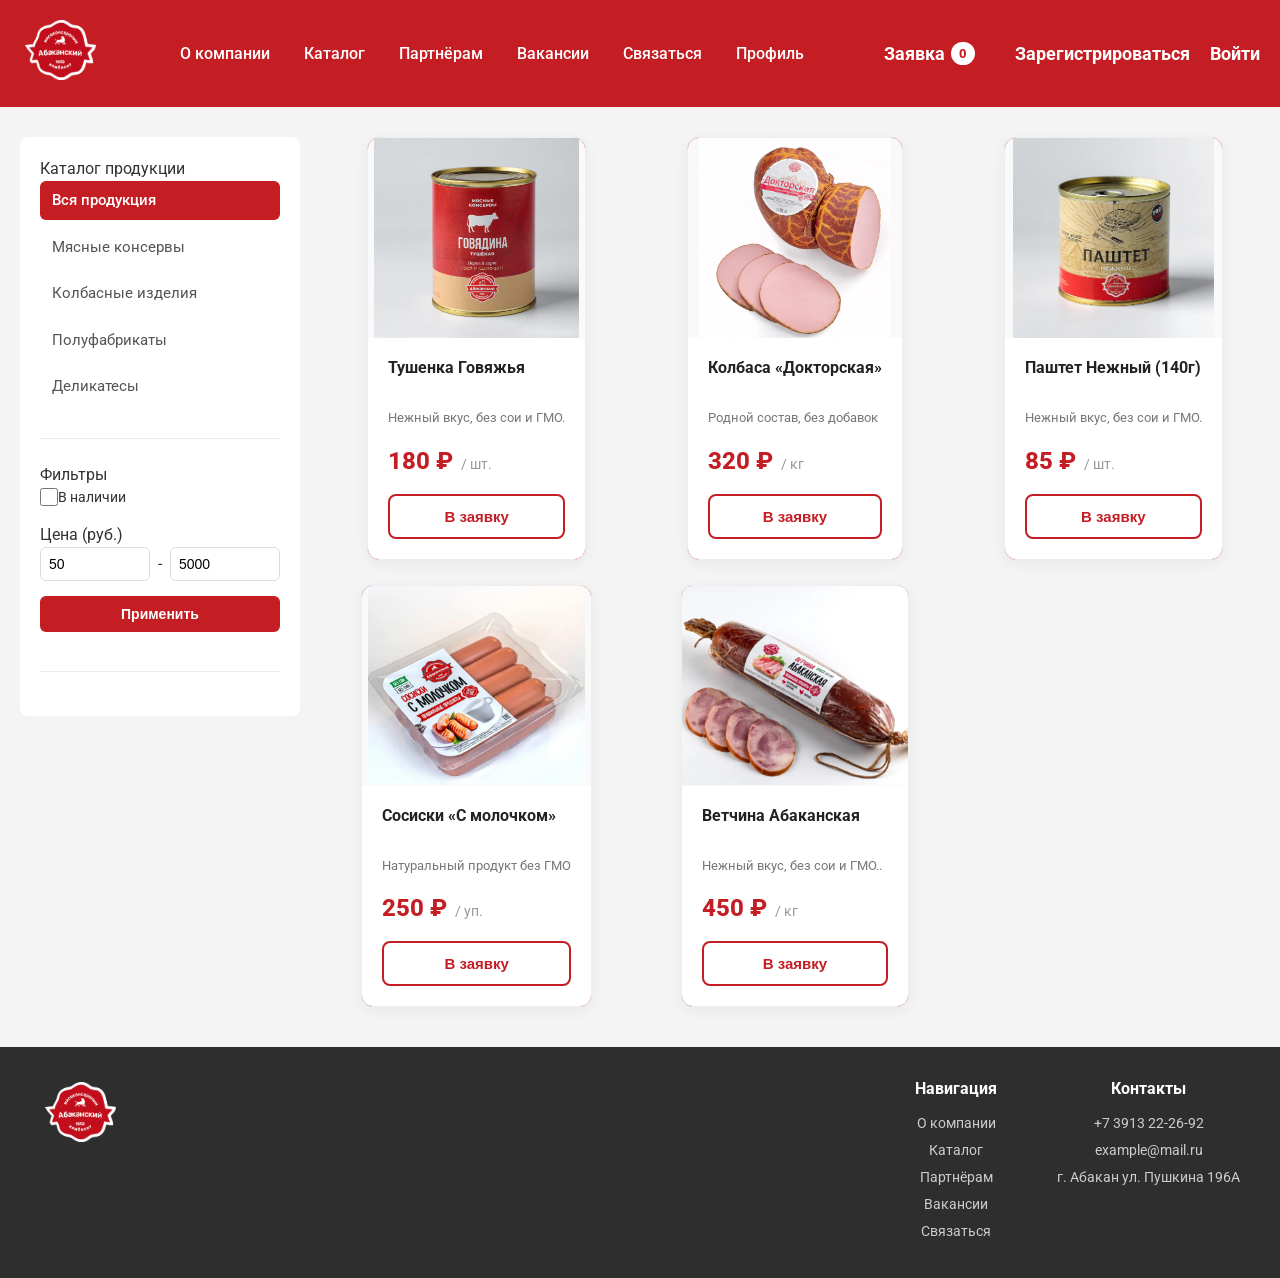
<file: БурнышеваПП08/catalog.html>
<!DOCTYPE html>
<html lang="ru">

<head>
    <meta charset="UTF-8">
    <meta name="viewport" content="width=device-width, initial-scale=1.0">
    <title>Каталог продукции | Мясокомбинат Абаканский</title>
    <link rel="stylesheet" href="style/style.css">
    <link rel="stylesheet" href="style/index.css">
    <link href="https://fonts.googleapis.com/css2?family=Roboto:wght@400;500;700&display=swap" rel="stylesheet">
</head>

<body>
    <header class="main-header">
        <div class="header-container">
            <div class="logo">
                <a href="index.html">
                    <img src="images/logo.png" alt="Логотип Мясокомбинат Абаканский">
                </a>
            </div>
            <nav class="main-navigation">
                <a href="index.html">О компании</a>
                <a href="catalog.html" class="active">Каталог</a>
                <a href="#">Партнёрам</a>
                <a href="#">Вакансии</a>
                <a href="admin.html">Связаться</a>
                <a href="profile.html">Профиль</a>
            </nav>
            <div class="header-phone">
                <a href="cart.html" class="request-link">
                    Заявка <span id="request-counter">0</span>
                </a>
                <a href="reg.html" class="active">Зарегистрироваться</a>
                <a href="auth.html" class="active">Войти</a>
            </div>
        </div>
    </header>
    <div class="main-container">
        <aside class="filters-sidebar">
            <div class="sidebar-section">
                Каталог продукции
                <nav class="category-navigation">
                    <ul>
                        <li><a href="#" class="active" data-category="all">Вся продукция</a></li>
                        <li><a href="#" data-category="conserves">Мясные консервы</a></li>
                        <li><a href="#" data-category="sausages">Колбасные изделия</a></li>
                        <li><a href="#" data-category="semi">Полуфабрикаты</a></li>
                        <li><a href="#" data-category="delicacies">Деликатесы</a></li>
                    </ul>
                </nav>
            </div>
            <div class="sidebar-section">
                Фильтры
                <div class="filter-group">
                    <input type="checkbox" id="in-stock-checkbox">
                    <span>В наличии</span>
                </div>
                <p class="filter-title">Цена (руб.)</p>
                <div class="filter-group-prise">
                    <div class="price-range">
                        <input type="number" id="price-min-input" placeholder="От" value="50">
                        <span>-</span>
                        <input type="number" id="price-max-input" placeholder="До" value="5000">
                    </div>
                    <button class="apply-filter-button" id="apply-filter-button">Применить</button>
                </div>
            </div>
        </aside>
        <main class="products-grid">
            <article class="product-card" data-id="1" data-category="conserves" data-price="180" data-instock="true">
                <div class="product-image-container">
                    <img src="images/2.png" alt="Тушенка Говяжья">
                </div>
                <div class="product-information">
                    <h3 class="product-name">Тушенка Говяжья</h3>
                    <p class="product-description">Нежный вкус, без сои и ГМО.</p>
                    <div class="price-information">
                        <span class="price">180 ₽</span>
                        <span class="unit">/ шт.</span>
                    </div>
                    <button class="add-to-request-button">В заявку</button>
                </div>
            </article>
            <article class="product-card" data-id="2" data-category="sausages" data-price="320" data-instock="true">
                <div class="product-image-container">
                    <img src="images/3.png" alt="Колбаса Докторская">
                </div>
                <div class="product-information">
                    <h3 class="product-name">Колбаса «Докторская»</h3>
                    <p class="product-description">Родной состав, без добавок</p>
                    <div class="price-information">
                        <span class="price">320 ₽</span>
                        <span class="unit">/ кг</span>
                    </div>
                    <button class="add-to-request-button">В заявку</button>
                </div>
            </article>
            <article class="product-card" data-id="3" data-category="conserves" data-price="85" data-instock="true">
                <div class="product-image-container">
                    <img src="images/4.png" alt="Паштет Нежный">
                </div>
                <div class="product-information">
                    <h3 class="product-name">Паштет Нежный (140г)</h3>
                    <p class="product-description">Нежный вкус, без сои и ГМО.</p>
                    <div class="price-information">
                        <span class="price">85 ₽</span>
                        <span class="unit">/ шт.</span>
                    </div>
                    <button class="add-to-request-button">В заявку</button>
                </div>
            </article>
            <article class="product-card" data-id="4" data-category="sausages" data-price="250" data-instock="true">
                <div class="product-image-container">
                    <img src="images/5.png" alt="Сосиски С молочком">
                </div>
                <div class="product-information">
                    <h3 class="product-name">Сосиски «С молочком»</h3>
                    <p class="product-description">Натуральный продукт без ГМО</p>
                    <div class="price-information">
                        <span class="price">250 ₽</span>
                        <span class="unit">/ уп.</span>
                    </div>
                    <button class="add-to-request-button">В заявку</button>
                </div>
            </article>
            <article class="product-card" data-id="5" data-category="delicacies" data-price="450" data-instock="true">
                <div class="product-image-container">
                    <img src="images/6.png" alt="Ветчина Абаканская">
                </div>
                <div class="product-information">
                    <h3 class="product-name">Ветчина Абаканская</h3>
                    <p class="product-description">Нежный вкус, без сои и ГМО..</p>
                    <div class="price-information">
                        <span class="price">450 ₽</span>
                        <span class="unit">/ кг</span>
                    </div>
                    <button class="add-to-request-button">В заявку</button>
                </div>
            </article>
        </main>
    </div>
    <footer class="main-footer">
        <div class="footer-container">
            <div class="logo">
                <img src="images/logo.png" alt="Логотип Мясокомбинат Абаканский">
            </div>
            <div class="footer-columns">
                <div class="footer-column">
                    <h4>Навигация</h4>
                    <ul>
                        <li><a href="index.html">О компании</a></li>
                        <li><a href="catalog.html">Каталог</a></li>
                        <li><a href="#">Партнёрам</a></li>
                        <li><a href="#">Вакансии</a></li>
                        <li><a href="admin.html">Связаться</a></li>
                    </ul>
                </div>
                <div class="footer-column">
                    <h4>Контакты</h4>
                    <p>+7 3913 22-26-92</p>
                    <p>example@mail.ru</p>
                    <p>г. Абакан ул. Пушкина 196А</p>
                </div>
            </div>
        </div>
    </footer>
    <script src="scripts/script.js"></script>
</body>

</html>
</file>
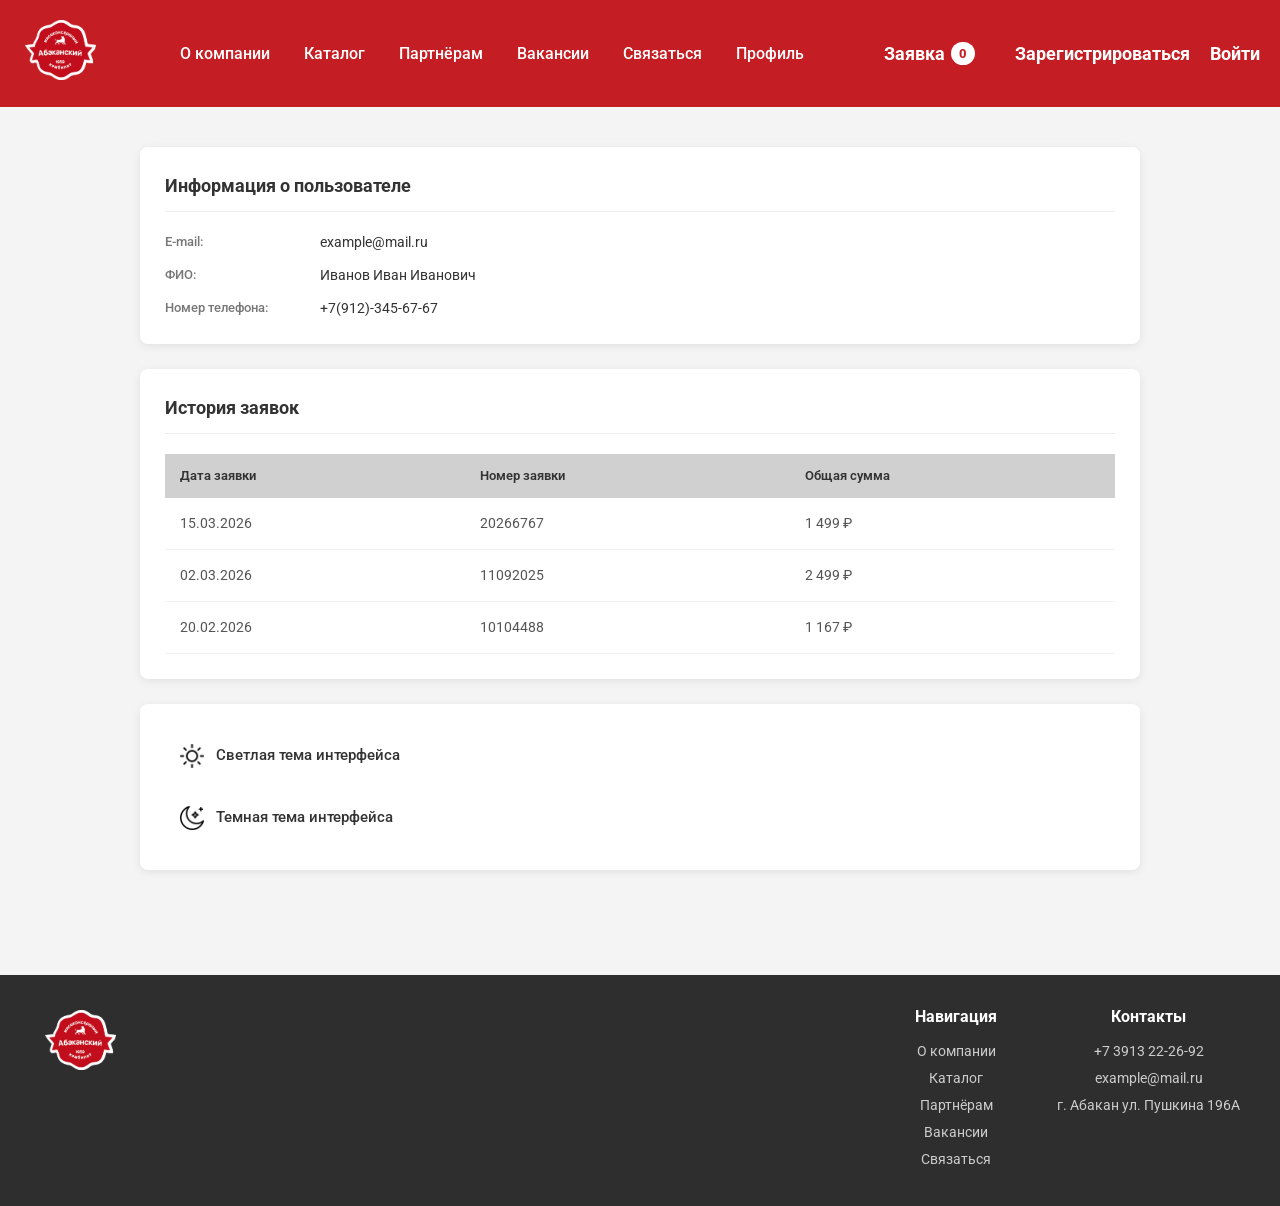
<file: БурнышеваПП08/profile.html>
<!DOCTYPE html>
<html lang="ru">

<head>
    <meta charset="UTF-8">
    <meta name="viewport" content="width=device-width, initial-scale=1.0">
    <title>Мясокомбинат Абаканский</title>
    <link rel="stylesheet" href="style/style.css">
    <link rel="stylesheet" href="style/index.css">
    <link href="https://fonts.googleapis.com/css2?family=Roboto:wght@400;500;700&display=swap" rel="stylesheet">
</head>

<body>
    <header class="main-header">
        <div class="header-container">
            <div class="logo">
                <a href="index.html">
                    <img src="images/logo.png">
                </a>
            </div>
            <nav class="main-navigation">
                <a href="index.html">О компании</a>
                <a href="catalog.html" class="active">Каталог</a>
                <a href="#">Партнёрам</a>
                <a href="#">Вакансии</a>
                <a href="admin.html">Связаться</a>
                <a href="profile.html">Профиль</a>
            </nav>
            <div class="header-phone">
                <a href="cart.html" class="request-link">
                    Заявка <span id="request-counter">0</span>
                </a>
                <a href="reg.html" class="active">Зарегистрироваться</a>
                <a href="auth.html" class="active">Войти</a>
            </div>
        </div>
    </header>
    <main class="profile-main">
        <div class="profile-container">
            <div class="profile-grid">
                <!-- Блок информации о пользователе -->
                <div class="profile-card">
                    <h2 class="card-title">Информация о пользователе</h2>
                    <div class="profile-info">
                        <div class="info-row">
                            <span class="info-label">E-mail:</span>
                            <span class="info-value">example@mail.ru</span>
                        </div>
                        <div class="info-row">
                            <span class="info-label">ФИО:</span>
                            <span class="info-value">Иванов Иван Иванович</span>
                        </div>
                        <div class="info-row">
                            <span class="info-label">Номер телефона:</span>
                            <span class="info-value">+7(912)-345-67-67</span>
                        </div>
                    </div>
                </div>
                <div class="profile-card history-card">
                    <div class="history-header">
                        <h2 class="card-title">История заявок</h2>
                    </div>
                    <div class="history-table-wrapper">
                        <table class="history-table">
                            <thead>
                                <tr>
                                    <th>Дата заявки</th>
                                    <th>Номер заявки</th>
                                    <th>Общая сумма</th>
                                </tr>
                            </thead>
                            <tbody>
                                <tr>
                                    <td>15.03.2026</td>
                                    <td>20266767</td>
                                    <td class="price-cell">1 499 ₽</td>
                                </tr>
                                <tr>
                                    <td>02.03.2026</td>
                                    <td>11092025</td>
                                    <td class="price-cell">2 499 ₽</td>
                                </tr>
                                <tr>
                                    <td>20.02.2026</td>
                                    <td>10104488</td>
                                    <td class="price-cell">1 167 ₽</td>

                                </tr>
                            </tbody>
                        </table>
                    </div>
                </div>
                <!-- Настройка темы интерфейса -->
                <div class="profile-card">
                    <div class="setttingList">
                        <div class="settingsList_Item" data-theme="light">
                            <img src="images/light.png" alt="light">
                            <div>Светлая тема интерфейса</div>
                        </div>
                        <div class="settingsList_Item" data-theme="dark">
                            <img src="images/dark.png" alt="dark">
                            <div>Темная тема интерфейса</div>
                        </div>
                    </div>
                </div>
            </div>
        </div>
    </main>
    <footer class="main-footer">
        <div class="footer-container">
            <div class="logo">
                <img src="images/logo.png" alt="Логотип">
            </div>
            <div class="footer-columns">
                <div class="footer-column">
                    <h4>Навигация</h4>
                    <ul>
                        <li><a href="index.html">О компании</a></li>
                        <li><a href="catalog.html">Каталог</a></li>
                        <li><a href="#">Партнёрам</a></li>
                        <li><a href="#">Вакансии</a></li>
                        <li><a href="admin.html">Связаться</a></li>
                    </ul>
                </div>
                <div class="footer-column">
                    <h4>Контакты</h4>
                    <p>+7 3913 22-26-92</p>
                    <p>example@mail.ru</p>
                    <p>г. Абакан ул. Пушкина 196А</p>
                </div>
            </div>
        </div>
    </footer>
    <script src="scripts/script.js"></script>
</body>

</html>
</file>
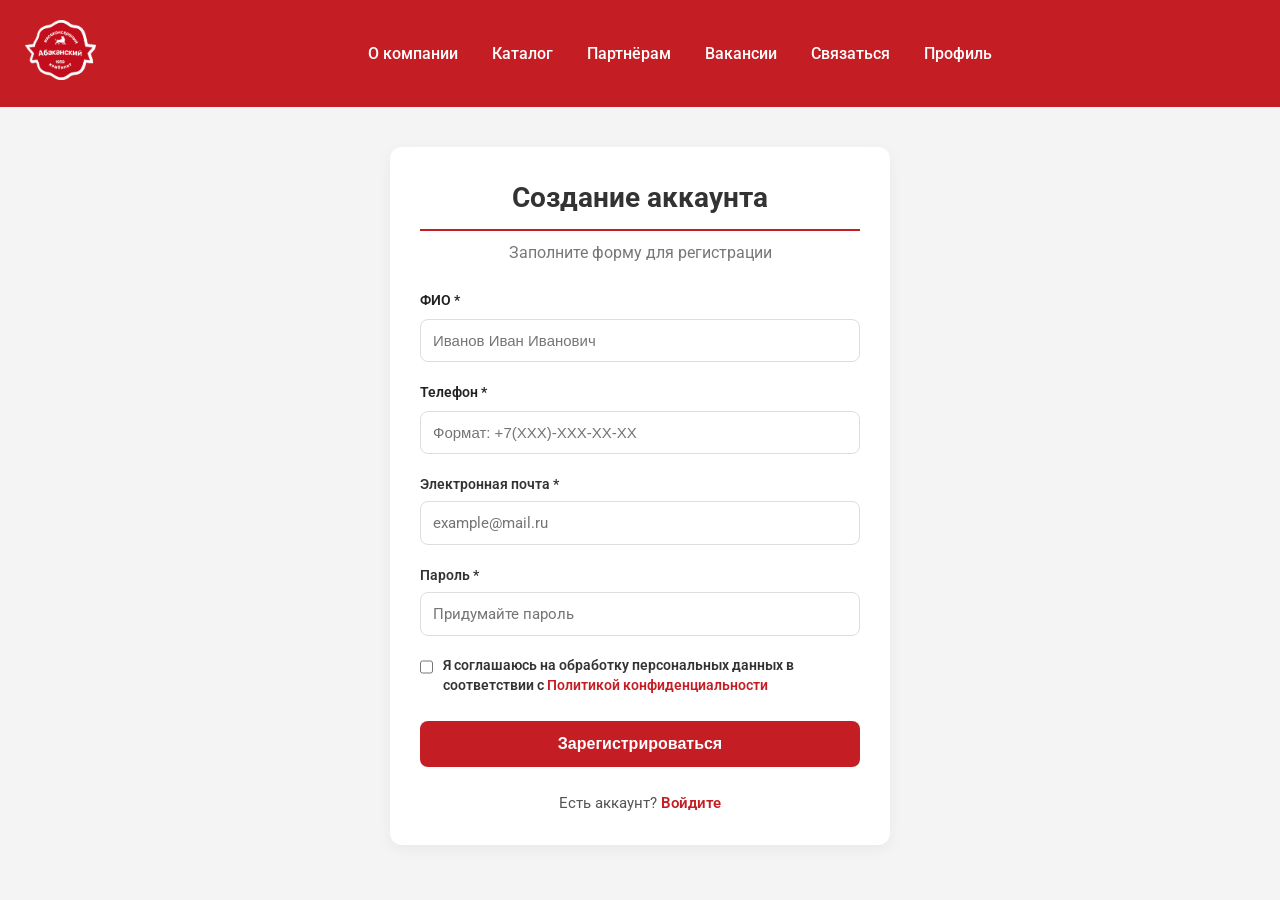
<file: БурнышеваПП08/reg.html>
<!DOCTYPE html>
<html lang="ru">

<head>
    <meta charset="UTF-8">
    <meta name="viewport" content="width=device-width, initial-scale=1.0">
    <title>Регистрации</title>
    <link rel="stylesheet" href="style/style.css">
    <link rel="stylesheet" href="style/reg.css">
    <link href="https://fonts.googleapis.com/css2?family=Roboto:wght@400;500;700&display=swap" rel="stylesheet">
</head>

<body>
    <header class="main-header">
        <div class="header-container">
            <div class="logo">
                <a href="index.html">
                    <img src="images/logo.png">
                </a>
            </div>
            <nav class="main-navigation">
                <a href="index.html">О компании</a>
                <a href="catalog.html" class="active">Каталог</a>
                <a href="#">Партнёрам</a>
                <a href="#">Вакансии</a>
                <a href="admin.html">Связаться</a>
                <a href="profile.html">Профиль</a>
            </nav>
            <div class="header-phone">
            </div>
        </div>
    </header>
    <main class="register-main">
        <div class="reg-container">
            <h1 class="reg-title">Создание аккаунта</h1>
            <p class="reg-subtitle">Заполните форму для регистрации</p>

            <div class="form-group">
                <label for="lastname">ФИО *</label>
                <input type="text" id="lastname" placeholder="Иванов Иван Иванович" required>
            </div>
            <div class="form-group">
                <label for="phone">Телефон *</label>
                <input type="tel" id="phone" placeholder="Формат: +7(XXX)-XXX-XX-XX" required>
            </div>
            <form class="reg-form">
                <div class="form-group">
                    <label for="email">Электронная почта *</label>
                    <input type="email" id="email" placeholder="example@mail.ru" required>
                </div>
                <div class="form-group">
                    <label for="password">Пароль *</label>
                    <input type="password" id="password" placeholder="Придумайте пароль">
                </div>

                <div class="form-group checkbox-group">
                    <input type="checkbox" id="agreement" required>
                    <label for="agreement">Я соглашаюсь на обработку персональных данных в соответствии с <a
                            href="#">Политикой конфиденциальности</a></label>
                </div>

                <button type="submit" class="reg-submit-button"> Зарегистрироваться</button>
            </form>

            <p class="reg-login-link">Eсть аккаунт? <a href="auth.html">Войдите</a></p>
        </div>


    </main>

    <script src="scripts/script.js"></script>
</body>

</html>
</file>
<file: БурнышеваПП08/style/style.css>
* {
    margin: 0;
    padding: 0;
    box-sizing: border-box;
}
:root {
   --main: #f4f4f4;
    --text-v: #333;
    --header: #C41E24;
    --text-in: white;
    --footer: #2e2e2e;
    --info: #ffffff;
    --title: #222;
    --desc: #777;
    --ppp: #555;
    --border: #eee;
    --price: #C41E24;
    --thead: #d0d0d0;

}
/* Основные стили для body */
body {
    font-family: 'Roboto', sans-serif;
    background-color: var(--main);
    color: var(--text-v);
    line-height: 1.5;
}
.main-header {
    background-color: var(--header);
    color: var(--text-in);
    padding: 15px 0;
    position: sticky;
    top: 0;
    z-index: 1000;
}

.header-container {
    max-width: 1400px;
    margin: 0 auto;
    padding: 0 20px;
    display: flex;
    justify-content: space-between;
    align-items: center;
}

.logo img {
    height: 70px;
    width: auto;
    padding: 5px;
}

.main-navigation a {
    color: var(--text-in);
    text-decoration: none;
    margin: 0 15px;
    font-weight: 500;
    font-size: 16px;
}

.header-phone {
    display: flex;
    align-items: center;
    gap: 20px;
}

.header-phone a {
    color: var(--text-in);
    font-weight: 700;
    font-size: 18px;
    text-decoration: none;
}

/*корзина */
.request-link {
    text-decoration: none;
    color: var(--text-in);
    margin-right: 20px;
    display: inline-flex;
    align-items: center;
    gap: 6px;
}

/* Счетчик заявок*/
#request-counter {
    background: var(--text-in);
    color: var(--header);
    font-weight: 800;
    padding: 2px 8px;
    border-radius: 12px;
    font-size: 13px;
    min-width: 18px;
    text-align: center;
}

/* Основной контент страницы */
.main-container {
    display: flex;
    max-width: 1400px;
    margin: 30px auto;
    padding: 0 20px;
    gap: 30px;
    min-height: 60vh;
}

.filters-sidebar {
    width: 280px;
    flex-shrink: 0;
    background: var(--info);
    border-radius: 8px;
    padding: 20px;
    height: fit-content;
}

/* Секция внутри боковой панели */
.sidebar-section {
    margin-bottom: 24px;
    padding-bottom: 24px;
    border-bottom: 1px solid var(--border);
}

/* Заголовки секций фильтров */
.sidebar-section h3 {
    font-size: 18px;
    font-weight: 700;
    margin-bottom: 15px;
    color: var(--header);
}

.sidebar-section h4 {
    font-size: 16px;
    font-weight: 600;
    margin-bottom: 15px;
    color: var(--text-v);
}

.category-navigation ul {
    list-style: none;
}

.category-navigation li {
    margin-bottom: 8px;
}

.category-navigation a {
    display: block;
    padding: 8px 12px;
    text-decoration: none;
    color: var(--ppp);
    border-radius: 6px;
    font-size: 15px;
}

/* Активная категория */
.category-navigation a.active {
    background-color: var(--header);
    color: var(--text-in);
    font-weight: 500;
}

/* Группа фильтра (чекбокс + текст) */
.filter-group {
    display: flex;
    align-items: center;
    margin-bottom: 15px;
}

.filter-group-prise {
    display: flex;
    align-items: center;
    margin-bottom: 15px;
    flex-direction: column;
}

.filter-group input[type="checkbox"] {
    width: 18px;
    height: 18px;
    accent-color: var(--header);
    cursor: pointer;
}

.filter-group span {
    font-size: 14px;
    color: var(--text-v);
}

.price-range {
    display: flex;
    align-items: center;
    gap: 8px;
    margin-bottom: 15px;
}

.price-range input[type="number"] {
    width: 100%;
    padding: 8px;
    border: 1px solid #ddd;
    border-radius: 6px;
    font-size: 14px;
}

.price-range input[type="number"]:focus {
    outline: none;
    border-color: var(--header);
}

/* Кнопка применения фильтра */
.apply-filter-button {
    width: 100%;
    padding: 10px;
    background: var(--header);
    color: var(--text-in);
    border: none;
    border-radius: 6px;
    font-size: 14px;
    font-weight: 600;
}

/* Сетка карточек товаров */
.products-grid {
    flex: 1;
    display: grid;
    grid-template-columns: repeat(auto-fill, minmax(260px, 1fr));
    gap: 25px;
}

/* Карточка товара */
.product-card {
    background: var(--header);
    border-radius: 12px;
    overflow: hidden;
    box-shadow: 0 4px 15px rgba(0, 0, 0, 0.05);
    display: flex;
    flex-direction: column;
    border: 1px solid var(--border);
}

/* Контейнер для изображения товара */
.product-image-container {
    height: 200px;
    background: #f9f9f9;
    display: flex;
    align-items: center;
    justify-content: center;
}

/* Картинка товара */
.product-image-container img {
    max-width: 100%;
    max-height: 100%;
    object-fit: contain;
}

/* Информационная часть карточки */
.product-information {
    padding: 20px;
    flex: 1;
    display: flex;
    flex-direction: column;
    background-color: var(--info);
}

/* Название товара */
.product-name {
    font-size: 16px;
    font-weight: 700;
    color: var(--title);
    margin-bottom: 8px;
    line-height: 1.3;
    min-height: 42px;
}

/* Описание товара */
.product-description {
    font-size: 13px;
    color: var(--desc);
    margin-bottom: 15px;
    flex: 1;
}

/* Блок с ценой */
.price-information {
    display: flex;
    align-items: baseline;
    gap: 8px;
    margin-bottom: 15px;
}

.price {
    font-size: 24px;
    font-weight: 800;
    color: var(--price);
}

.unit {
    font-size: 14px;
    color: #999;
}

/* Кнопка добавления в заявку */
.add-to-request-button {
    width: 100%;
    padding: 12px;
    border: 2px solid var(--header);
    background: transparent;
    color: var(--price);
    border-radius: 8px;
    font-size: 15px;
    font-weight: 600;
    transition: all 0.3s;
}

.about-button:hover {
    background: var(--header);
    color: #fff;
}

/* Подвал сайта */
.main-footer {
    background: var(--footer);
    color: #aaa;
    text-align: center;
    padding: 20px;
    margin-top: 40px;
    font-size: 14px;
}

/* Контейнер для страницы корзины */
.cart-container {
    max-width: 1000px;
    margin: 40px auto;
    padding: 0 20px;
}

/* Заголовок страницы корзины */
.cart-header-title {
    font-size: 28px;
    color: var(--text-v);
    margin-bottom: 30px;
    border-bottom: 2px solid var(--header);
    padding-bottom: 10px;
}

/* Один товар в корзине */
.cart-item {
    display: flex;
    justify-content: space-between;
    align-items: center;
    background: var(--info);
    padding: 20px;
    border-radius: 10px;
    margin-bottom: 15px;
}

/* Блок с названием и описанием товара */
.item-information h3 {
    font-size: 18px;
    color: var(--title);
    margin-bottom: 5px;
}

.item-price {
    color: var(--desc);
    font-size: 14px;
}

/* Блок управления количеством товара */
.item-controls {
    display: flex;
    align-items: center;
    gap: 10px;
}

/* Кнопки увеличения/уменьшения количества */
.quantity-button {
    width: 32px;
    height: 32px;
    border: 1px solid #ddd;
    background: var(--main);
    border-radius: 6px;
    font-weight: bold;
    font-size: 16px;
    color: var(--text-v);
}

/* Отображение текущего количества */
.quantity-display {
    font-weight: 600;
    min-width: 24px;
    text-align: center;
}

/* Кнопка удаления товара из корзины */
.remove-item-button {
    background: none;
    border: none;
    color: #999;
    font-size: 20px;
    margin-left: 10px;
}

/* Итоговая стоимость одного товара */
.item-total {
    font-weight: 800;
    color: var(--text-v);
    min-width: 80px;
    text-align: right;
}

/* Блок с общими итогами корзины */
.cart-summary {
    background:var(--info) ;
    padding: 25px;
    border-radius: 10px;
    margin-top: 30px;
    display: flex;
    justify-content: space-between;
    align-items: center;
}

/* Общая стоимость корзины */
.total-price {
    font-size: 24px;
    font-weight: 800;
    color: var(--text-v);
}

/* Кнопка отправки заявки */
.submit-request-button {
    background: var(--header);
    color: var(--text-in);
    padding: 12px 30px;
    border: none;
    border-radius: 8px;
    font-size: 16px;
    font-weight: 600;
}

.submit-request-button:disabled {
    background: #ccc;
}

/* Сообщение о пустой корзине */
.empty-cart-message {
    text-align: center;
    padding: 60px;
    background: var(--text-in);
    border-radius: 12px;
    color: var(--desc);
}

/* Кнопка возврата в каталог */
.back-to-catalog-button {
    display: inline-block;
    margin-top: 20px;
    padding: 10px 20px;
    background: var(--header);
    color: var(--text-in);
    text-decoration: none;
    border-radius: 6px;
}

/* Модальное окно (фон) */
.modal-window {
    display: none;
    position: fixed;
    z-index: 2000;
    left: 0;
    top: 0;
    width: 100%;
    height: 100%;
    background-color: rgba(0, 0, 0, 0.5);
    justify-content: center;
    align-items: center;
}

.modal-window.active {
    display: flex;
}

/* Контент модального окна */
.modal-content {
    background:var(--text-in) ;
    padding: 30px;
    border-radius: 12px;
    width: 90%;
    max-width: 450px;
    position: relative;
}

/* Кнопка закрытия модального окна */
.close-modal-button {
    position: absolute;
    top: 15px;
    right: 20px;
    font-size: 28px;
    color: #999;
}

/* Заголовок модального окна */
.modal-content h2 {
    margin-bottom: 20px;
    color: #222;
    font-size: 22px;
}
.form-group {
    margin-bottom: 15px;
}

.form-group label {
    display: block;
    margin-bottom: 5px;
    font-weight: 500;
    color: #444;
    font-size: 14px; 
}

.form-group input {
    width: 100%;
    padding: 12px;
    border: 1px solid #ddd;
    border-radius: 8px;
    font-size: 15px;
}

.submit-form-button {
    width: 100%;
    padding: 14px;
    background: var(--header);
    color: var(--text-in);
    border: none;
    border-radius: 8px;
    font-size: 16px;
    font-weight: 600;
}
/* ========== АДАПТИВКА========== */
/* Планшеты  */
@media (max-width: 1023px) {
    .header-container {
        flex-wrap: wrap;
        justify-content: space-between;
        padding: 0 15px;
    }

    .logo {
        order: 1;
    }

    .header-phone {
        order: 2;
        gap: 12px;
    }

    .main-navigation {
        order: 3;
        width: 100%;
        display: flex;
        justify-content: center;
        flex-wrap: wrap;
        gap: 5px;
        margin-top: 10px;
        padding-top: 10px;
    }

    .main-navigation a {
        margin: 0;
        padding: 8px 12px;
        font-size: 14px;
    }

    .header-phone a {
        font-size: 13px;
    }

    .main-container {
        flex-direction: column;
        gap: 20px;
        margin: 20px auto;
    }

    .filters-sidebar {
        width: 100%;
    }

    .products-grid {
        grid-template-columns: repeat(auto-fill, minmax(240px, 1fr));
        gap: 20px;
    }

    .cart-item {
        flex-wrap: wrap;
        gap: 15px;
    }

    .cart-summary {
        flex-direction: column;
        gap: 20px;
        text-align: center;
    }
}

/* Мобильнка */
@media (max-width: 767px) {
    .main-header {
        padding: 10px 0;
    }

    .header-container {
        flex-direction: column;
        gap: 10px;
        padding: 0 12px;
    }

    .logo {
        order: 1;
    }

    .logo img {
        height: 50px;
    }

    .header-phone {
        order: 2;
        width: 100%;
        justify-content: center;
        gap: 15px;
        flex-wrap: wrap;
    }

    .header-phone a {
        font-size: 13px;
        padding: 5px 8px;
    }

    .main-navigation {
        order: 3;
        width: 100%;
        display: flex;
        flex-wrap: wrap;
        justify-content: center;
        gap: 5px;
        margin-top: 5px;
        padding-top: 10px;
    }

    .main-navigation a {
        font-size: 12px;
        padding: 6px 10px;
        margin: 0;
    }

    .main-container {
        padding: 0 12px;
        margin: 15px auto;
        gap: 15px;
    }

    .filters-sidebar {
        padding: 15px;
    }

    .sidebar-section h3 {
        font-size: 16px;
        margin-bottom: 12px;
    }

    .sidebar-section h4 {
        font-size: 14px;
        margin-bottom: 12px;
    }

    .category-navigation li {
        margin-bottom: 5px;
    }

    .category-navigation a {
        padding: 6px 10px;
        font-size: 13px;
    }

    .price-range {
        flex-direction: column;
        gap: 10px;
    }

    .price-range span {
        display: none;
    }

    .price-range input[type="number"] {
        width: 100%;
        padding: 8px;
    }

    .apply-filter-button {
        padding: 8px;
        font-size: 13px;
    }

    .products-grid {
        grid-template-columns: 1fr;
        gap: 15px;
    }

    .product-card {
        max-width: 100%;
    }

    .product-image-container {
        height: 160px;
    }

    .product-information {
        padding: 15px;
    }

    .product-name {
        font-size: 15px;
        min-height: auto;
    }

    .product-description {
        font-size: 12px;
        margin-bottom: 10px;
    }

    .price {
        font-size: 20px;
    }

    .unit {
        font-size: 12px;
    }

    .add-to-request-button {
        padding: 10px;
        font-size: 14px;
    }

    .cart-header-title {
        font-size: 22px;
    }

    .cart-item {
        padding: 15px;
        flex-direction: column;
        text-align: center;
    }

    .item-controls {
        justify-content: center;
    }

    .item-total {
        text-align: center;
    }

    .total-price {
        font-size: 20px;
    }

    .modal-content {
        padding: 20px;
        width: 95%;
    }

    .modal-content h2 {
        font-size: 18px;
    }

    .form-group input {
        padding: 10px;
    }
}

/* ==============ПРОФИЛЬ================ */
.profile-main {
    min-height: calc(100vh - 200px);
    padding: 40px 20px;
    background: var(--main);
}

.profile-container {
    max-width: 1000px;
    margin: 0 auto;
}

/* Карточки профиля */
.profile-card {
    background: var(--info);
    border-radius: 8px;
    box-shadow: 0 2px 8px rgba(0, 0, 0, 0.08);
    padding: 25px;
    margin-bottom: 25px;
}

/* Заголовок карточки */
.card-title {
    font-size: 18px;
    font-weight: 700;
    color: var(--text-v);
    margin-bottom: 20px;
    padding-bottom: 12px;
    border-bottom: 1px solid var(--border);
}

.profile-info {
    display: flex;
    flex-direction: column;
    gap: 12px;
}

.info-row {
    display: flex;
    gap: 15px;
}

.info-label {
    font-size: 13px;
    font-weight: 500;
    color: var(--desc);
    min-width: 140px;
}

.info-value {
    font-size: 14px;
    font-weight: 400;
    color: var(--text-v);
}

.history-table-wrapper {
    overflow-x: auto;
}

.history-table {
    width: 100%;
    border-collapse: collapse;
    font-size: 14px;
}

.history-table thead {
    background: var(--thead);
}

.history-table th {
    padding: 12px 15px;
    text-align: left;
    font-weight: 600;
    color: var(--text-v);
    font-size: 13px;
}

.history-table td {
    padding: 15px;
    border-bottom: 1px solid #f0f0f0;
    color: var(--ppp);
}

.settingsList_Item {
    display: flex;
    align-items: center;
    gap: 12px;
    padding: 15px;
    border-radius: 6px;
    cursor: pointer;
    transition: background 0.2s ease;
    margin-bottom: 8px;
}

.settingsList_Item:hover {
    background: var(--thead);
}

.settingsList_Item:last-child {
    margin-bottom: 0;
}

.settingsList_Item img {
    width: 24px;
    height: 24px;
    object-fit: contain;
}

.settingsList_Item div {
    font-size: 15px;
    font-weight: 500;
    color: var(--text-v);
}

/* ПЛАНШЕТЫ (768px - 1023px) */
@media (max-width: 1023px) {
    .header-container {
        flex-wrap: wrap;
        justify-content: space-between;
        padding: 0 15px;
        gap: 10px;
    }

    .logo {
        order: 1;
    }

    .logo img {
        height: 55px;
    }

    .header-phone {
        order: 2;
        gap: 10px;
        flex-wrap: wrap;
        justify-content: flex-end;
    }

    .header-phone a {
        font-size: 13px;
        padding: 4px 8px;
    }

    .header-phone .request-link {
        background: rgba(255, 255, 255, 0.15);
        border-radius: 6px;
        padding: 4px 12px;
    }

    #request-counter {
        font-size: 11px;
        padding: 1px 6px;
        min-width: 16px;
    }

    .main-navigation {
        order: 3;
        width: 100%;
        display: flex;
        justify-content: center;
        flex-wrap: wrap;
        gap: 4px;
        margin-top: 8px;
        padding-top: 10px;
    }

    .main-navigation a {
        margin: 0;
        padding: 6px 14px;
        font-size: 14px;
        border-radius: 4px;
    }

    .main-navigation a:hover {
        background: rgba(255, 255, 255, 0.1);
    }

    .main-container {
        flex-direction: column;
        gap: 20px;
        margin: 20px auto;
    }

    .filters-sidebar {
        width: 100%;
    }

    .products-grid {
        grid-template-columns: repeat(auto-fill, minmax(240px, 1fr));
        gap: 20px;
    }

    .cart-item {
        flex-wrap: wrap;
        gap: 15px;
    }

    .cart-summary {
        flex-direction: column;
        gap: 20px;
        text-align: center;
    }

    .profile-main {
        padding: 30px 15px;
    }

    .profile-card {
        padding: 20px;
    }

    .info-row {
        flex-direction: column;
        gap: 4px;
    }

    .info-label {
        min-width: auto;
    }

    .history-table th,
    .history-table td {
        padding: 10px;
        font-size: 13px;
    }
}

/* МОБИЛЬНЫЕ УСТРОЙСТВА (до 767px) */
@media (max-width: 767px) {
    .main-header {
        padding: 10px 0;
    }

    .header-container {
        flex-direction: row;
        flex-wrap: wrap;
        justify-content: space-between;
        align-items: center;
        padding: 0 12px;
        gap: 6px;
    }

    .logo {
        order: 1;
    }

    .logo img {
        height: 45px;
    }

    .header-phone {
        order: 2;
        display: flex;
        align-items: center;
        gap: 8px;
        flex-wrap: wrap;
        justify-content: flex-end;
    }

    .header-phone a {
        font-size: 12px;
        padding: 4px 8px;
        white-space: nowrap;
    }

    .header-phone .request-link {
        background: rgba(255, 255, 255, 0.15);
        border-radius: 6px;
        padding: 4px 10px;
        font-size: 12px;
    }

    #request-counter {
        font-size: 10px;
        padding: 1px 5px;
        min-width: 14px;
    }

    .main-navigation {
        order: 3;
        width: 100%;
        display: flex;
        flex-wrap: wrap;
        justify-content: center;
        gap: 4px;
        margin-top: 6px;
        padding-top: 8px;
        border-top: 1px solid rgba(255, 255, 255, 0.15);
    }

    .main-navigation a {
        font-size: 12px;
        padding: 5px 10px;
        margin: 0;
        border-radius: 4px;
        white-space: nowrap;
    }

    .main-container {
        padding: 0 12px;
        margin: 15px auto;
        gap: 15px;
    }

    .filters-sidebar {
        padding: 15px;
    }

    .sidebar-section h3 {
        font-size: 16px;
        margin-bottom: 12px;
    }

    .sidebar-section h4 {
        font-size: 14px;
        margin-bottom: 12px;
    }

    .category-navigation li {
        margin-bottom: 5px;
    }

    .category-navigation a {
        padding: 6px 10px;
        font-size: 13px;
    }

    .price-range {
        flex-direction: column;
        gap: 10px;
    }

    .price-range span {
        display: none;
    }

    .price-range input[type="number"] {
        width: 100%;
        padding: 8px;
    }

    .apply-filter-button {
        padding: 8px;
        font-size: 13px;
    }

    .products-grid {
        grid-template-columns: 1fr;
        gap: 15px;
    }

    .product-image-container {
        height: 160px;
    }

    .product-information {
        padding: 15px;
    }

    .product-name {
        font-size: 15px;
        min-height: auto;
    }

    .product-description {
        font-size: 12px;
        margin-bottom: 10px;
    }

    .price {
        font-size: 20px;
    }

    .unit {
        font-size: 12px;
    }

    .add-to-request-button,
    .button-info {
        padding: 10px;
        font-size: 14px;
    }

    .cart-header-title {
        font-size: 22px;
    }

    .cart-item {
        padding: 15px;
        flex-direction: column;
        text-align: center;
    }

    .item-controls {
        justify-content: center;
    }

    .item-total {
        text-align: center;
    }

    .total-price {
        font-size: 20px;
    }

    .submit-request-button {
        padding: 10px 20px;
        font-size: 14px;
    }

    .modal-content {
        padding: 20px;
        width: 95%;
    }

    .modal-content h2 {
        font-size: 18px;
    }

    .form-group input {
        padding: 10px;
    }

    .profile-main {
        padding: 20px 10px;
    }

    .profile-card {
        padding: 15px;
    }

    .card-title {
        font-size: 16px;
    }

    .history-table {
        font-size: 12px;
    }

    .history-table th,
    .history-table td {
        padding: 8px;
    }

    .settingsList_Item {
        padding: 12px;
    }

    .settingsList_Item div {
        font-size: 14px;
    }

    .footer-container {
        flex-direction: column;
        align-items: center;
        gap: 20px;
        padding: 0 15px;
        text-align: center;
    }

    .footer-columns {
        flex-direction: column;
        gap: 20px;
        align-items: center;
    }
}
</file>
<file: БурнышеваПП08/style/slider.css>
:root {
    --btn-color: rgb(45, 44, 44);
    --text-color: rgb(0, 0, 0);
}

* {
    margin: 0;
    padding: 0;
    box-sizing: border-box;
}

.slider_container {
    position: relative;
    display: flex;
    justify-content: center;
    align-items: center;
    width: 100%;
    max-width: 1500px;
    margin: 30px auto;
    padding: 0 20px;
}

#slider-img {
    width: 100%;
    max-width: 1200px;
    height: 400px;
    object-fit: contain;
    border-radius: 10px;
    display: block;
}

.slider_container button {
    position: absolute;
    top: 50%;
    transform: translateY(-50%);
    width: 50px;
    height: 50px;
    border: none;
    background: rgba(255, 255, 255, 0.9);
    color: var(--text-color);
    font-size: 24px;
    font-weight: bold;
    transition: all 0.25s ease;
    z-index: 10;
    cursor: pointer;
    opacity: 0.8;
    border-radius: 50%;
    box-shadow: 0 2px 8px rgba(0, 0, 0, 0.2);
}

#slider-btn_prev {
    left: 10px;
}

#slider-btn_next {
    right: 10px;
}

.slider_container button:hover {
    background: var(--btn-color);
    color: white;
}

/* Адаптив для планшетов */
@media (max-width: 768px) {
    .slider_container {
        margin: 20px auto;
        padding: 0 15px;
    }
    
    #slider-img {
        height: 300px;
        border-radius: 20px;
    }
    
    .slider_container button {
        width: 40px;
        height: 40px;
        font-size: 20px;
    }
}

/* Адаптив для телефонов */
@media (max-width: 480px) {
    .slider_container {
        margin: 15px auto;
        padding: 0 10px;
    }
    
    #slider-img {
        height: 200px;
        border-radius: 15px;
    }
    
    .slider_container button {
        width: 35px;
        height: 35px;
        font-size: 18px;
    }
}
</file>
<file: БурнышеваПП08/style/index.css>
* {
    margin: 0;
    padding: 0;
    box-sizing: border-box;
}

:root {
   --main: #f4f4f4;
    --text-v: #333;
    --header: #C41E24;
    --text-in: white;
    --footer: #2e2e2e;
    --info: #ffffff;
    --title: #222;
    --desc: #777;
    --ppp: #555;
    --border: #eee;
    --price: #C41E24;
    --thead: #d0d0d0;
}

.section-title {
    font-size: 28px;
    font-weight: 700;
    margin-bottom: 30px;
    text-align: center;
    color: var(--text-v)
}

.popular-products {
    max-width: 1200px;
    margin: 0 auto;  
    padding: 0 15px; 
}

.products-grid {
    display: grid;
    grid-template-columns: repeat(auto-fill, minmax(240px, 1fr));
    gap: 25px;
    justify-items: center; 
    align-items: stretch;   
}
.about-content{
    border: 1px var(--text-v);
    border-radius: 15px;
}

.about-company {
    padding: 50px 20px;
}

.about-wrapper {
    max-width: 1200px;
    margin: 0 auto;
    display: flex;
    gap: 40px;
    align-items: flex-start;
    background: transparent;
    border: 1px solid var(--header);
    padding: 30px;
}

.about-image {
    flex: 1;
}

.about-image img {
    width: 100%;
    height: auto;
    display: block;
}

.about-content {
    flex: 1;
}

.about-title {
    font-size: 28px;
    font-weight: 700;
    margin-bottom: 20px;
    color: var(--text-v);
}

.about-content p {
    font-size: 16px;
    line-height: 1.6;
    color: var(--ppp);
    margin-bottom: 25px;
}

.button-info {
    display: inline-block;
    background: transparent;
    border: 2px solid var(--header);
    color: var(--price);
    padding: 12px;
    text-decoration: none;
    font-weight: 600;
    border-radius: 8px;
    transition: all 0.3s;
    font-size: 15px;
    font-weight: 600;
}

.button-info:hover {
    background: var(--header);
    color: #fff;
}

/* Секция Почему выбирают нас */
.why-us {
    padding: 60px 20px;
}

.section-title {
    text-align: center;
    font-size: 32px;
    font-weight: 700;
    color: var(--text-v);
    margin-bottom: 50px;
}

.features-grid {
    display: grid;
    grid-template-columns: repeat(4, 1fr);
    gap: 0;
    max-width: 1200px;
    margin: 0 auto;
}

.feature-item {
    display: flex;
    align-items: flex-start;
    gap: 15px;
    padding: 0 25px;
    border-right: 1px solid #ddd;
}

.feature-item:last-child {
    border-right: none;
}

.feature-icon {
    width: 170px;
    height: 170px;
}

.feature-icon img {
    width: 100%;
    height: 100%;
    object-fit: contain;
}

.feature-text h3 {
    font-size: 20px;
    font-weight: 700;
    color: var(--text-v);
    margin-bottom: 8px;
    white-space: nowrap; 
}

.feature-text p {
    font-size: 14px;
    line-height: 1.5;
    color: var(--ppp);
    margin: 0;
}
.main-footer {
    background-color: var(--footer);
    padding: 30px 40px;
    margin-top: 40px;
}

.footer-container {
    max-width: 1400px;
    margin: 0 auto;
    display: flex;
    justify-content: space-between;
    align-items: flex-start;
}

.footer-logo img {
    width: 50%;

}

.footer-columns {
    display: flex;
    gap: 60px;
}

.footer-column h4 {
    color: #fff;
    font-size: 16px;
    font-weight: 700;
    margin-bottom: 12px;
}

.footer-column ul {
    list-style: none;
    padding: 0;
    margin: 0;
}

.footer-column ul li {
    margin-bottom: 6px;
}

.footer-column ul li a {
    color: #ccc;
    text-decoration: none;
    font-size: 14px;
}

.footer-column ul li a:hover {
    color: var(--text-in);
}

.footer-column p {
    color: #ccc;
    font-size: 14px;
    margin: 0 0 6px 0;
}

.logo img {
    height: 70px;
    width: auto;
    padding: 5px;
}


/* Планшеты (768px - 1023px) */
@media (max-width: 1023px) {
    .section-title {
        font-size: 24px;
        margin-bottom: 25px;
    }

    .about-wrapper {
        flex-direction: column;
        gap: 25px;
        padding: 20px;
        margin: 0 15px;
    }

    .about-title {
        font-size: 24px;
        text-align: center;
    }

    .about-content p {
        text-align: center;
    }

    .about-content .button-info {
        display: block;
        width: fit-content;
        margin: 0 auto;
    }

    .features-grid {
        grid-template-columns: repeat(2, 1fr);
        gap: 30px;
    }

    .feature-item {
        border-right: none;
        padding: 0 15px;
        flex-direction: column;
        align-items: center;
        text-align: center;
    }

    .feature-icon {
        width: 100px;
        height: 100px;
    }

    .feature-text h3 {
        white-space: normal;
        font-size: 18px;
    }
}

/* Мобилка */
@media (max-width: 767px) {
    .section-title {
        font-size: 22px;
        margin-bottom: 20px;
    }

    .popular-products {
        padding: 0 12px;
    }

    .products-grid {
        grid-template-columns: 1fr;
        gap: 15px;
    }

    .about-company {
        padding: 30px 12px;
    }

    .about-wrapper {
        padding: 15px;
        margin: 0;
        gap: 20px;
    }

    .about-title {
        font-size: 22px;
        margin-bottom: 15px;
    }

    .about-content p {
        font-size: 14px;
        margin-bottom: 20px;
        text-align: left;
    }

    .about-content p br {
        display: none;
    }

    .button-info {
        padding: 10px 20px;
        font-size: 14px;
    }

    .why-us {
        padding: 40px 12px;
    }

    .features-grid {
        grid-template-columns: 1fr;
        gap: 25px;
    }

    .feature-item {
        flex-direction: row;
        text-align: left;
        gap: 20px;
        padding: 0;
    }

    .feature-icon {
        width: 60px;
        height: 60px;
    }

    .feature-text h3 {
        font-size: 16px;
        margin-bottom: 5px;
    }

    .feature-text p {
        font-size: 13px;
    }

    .logo img {
        height: 50px;
    }

    .footer-column h4 {
        font-size: 14px;
    }
}
</file>
<file: style/style.css>
* {
    margin: 0;
    padding: 0;
    box-sizing: border-box;
}
:root {
   --main: #f4f4f4;
    --text-v: #333;
    --header: #C41E24;
    --text-in: white;
    --footer: #2e2e2e;
    --info: #ffffff;
    --title: #222;
    --desc: #777;
    --ppp: #555;
    --border: #eee;
    --price: #C41E24;
    --thead: #d0d0d0;

}
/* Основные стили для body */
body {
    font-family: 'Roboto', sans-serif;
    background-color: var(--main);
    color: var(--text-v);
    line-height: 1.5;
}
.main-header {
    background-color: var(--header);
    color: var(--text-in);
    padding: 15px 0;
    position: sticky;
    top: 0;
    z-index: 1000;
}

.header-container {
    max-width: 1400px;
    margin: 0 auto;
    padding: 0 20px;
    display: flex;
    justify-content: space-between;
    align-items: center;
}

.logo img {
    height: 70px;
    width: auto;
    padding: 5px;
}

.main-navigation a {
    color: var(--text-in);
    text-decoration: none;
    margin: 0 15px;
    font-weight: 500;
    font-size: 16px;
}

.header-phone {
    display: flex;
    align-items: center;
    gap: 20px;
}

.header-phone a {
    color: var(--text-in);
    font-weight: 700;
    font-size: 18px;
    text-decoration: none;
}

/*корзина */
.request-link {
    text-decoration: none;
    color: var(--text-in);
    margin-right: 20px;
    display: inline-flex;
    align-items: center;
    gap: 6px;
}

/* Счетчик заявок*/
#request-counter {
    background: var(--text-in);
    color: var(--header);
    font-weight: 800;
    padding: 2px 8px;
    border-radius: 12px;
    font-size: 13px;
    min-width: 18px;
    text-align: center;
}

/* Основной контент страницы */
.main-container {
    display: flex;
    max-width: 1400px;
    margin: 30px auto;
    padding: 0 20px;
    gap: 30px;
    min-height: 60vh;
}

.filters-sidebar {
    width: 280px;
    flex-shrink: 0;
    background: var(--info);
    border-radius: 8px;
    padding: 20px;
    height: fit-content;
}

/* Секция внутри боковой панели */
.sidebar-section {
    margin-bottom: 24px;
    padding-bottom: 24px;
    border-bottom: 1px solid var(--border);
}

/* Заголовки секций фильтров */
.sidebar-section h3 {
    font-size: 18px;
    font-weight: 700;
    margin-bottom: 15px;
    color: var(--header);
}

.sidebar-section h4 {
    font-size: 16px;
    font-weight: 600;
    margin-bottom: 15px;
    color: var(--text-v);
}

.category-navigation ul {
    list-style: none;
}

.category-navigation li {
    margin-bottom: 8px;
}

.category-navigation a {
    display: block;
    padding: 8px 12px;
    text-decoration: none;
    color: var(--ppp);
    border-radius: 6px;
    font-size: 15px;
}

/* Активная категория */
.category-navigation a.active {
    background-color: var(--header);
    color: var(--text-in);
    font-weight: 500;
}

/* Группа фильтра (чекбокс + текст) */
.filter-group {
    display: flex;
    align-items: center;
    margin-bottom: 15px;
    gap: 10px
    
}

.filter-group-prise {
    display: flex;
    align-items: center;
    margin-bottom: 15px;
    flex-direction: column;
}

.filter-group input[type="checkbox"] {
    width: 18px;
    height: 18px;
    accent-color: var(--header);
    cursor: pointer;
    
}

.filter-group span {
    font-size: 14px;
    color: var(--text-v);
}

.price-range {
    display: flex;
    align-items: center;
    gap: 8px;
    margin-bottom: 15px;
}

.price-range input[type="number"] {
    width: 100%;
    padding: 8px;
    border: 1px solid #ddd;
    border-radius: 6px;
    font-size: 14px;
}

.price-range input[type="number"]:focus {
    outline: none;
    border-color: var(--header);
}

/* Кнопка применения фильтра */
.apply-filter-button {
    width: 100%;
    padding: 10px;
    background: var(--header);
    color: var(--text-in);
    border: none;
    border-radius: 6px;
    font-size: 14px;
    font-weight: 600;
}

/* Сетка карточек товаров */
.products-grid {
    flex: 1;
    display: grid;
    grid-template-columns: repeat(auto-fill, minmax(260px, 1fr));
    gap: 25px;
}

/* Карточка товара */
.product-card {
    background: var(--header);
    border-radius: 12px;
    overflow: hidden;
    box-shadow: 0 4px 15px rgba(0, 0, 0, 0.05);
    display: flex;
    flex-direction: column;
    border: 1px solid var(--border);
}

/* Контейнер для изображения товара */
.product-image-container {
    height: 200px;
    background: #f9f9f9;
    display: flex;
    align-items: center;
    justify-content: center;
}

/* Картинка товара */
.product-image-container img {
    max-width: 100%;
    max-height: 100%;
    object-fit: contain;
}

/* Информационная часть карточки */
.product-information {
    padding: 20px;
    flex: 1;
    display: flex;
    flex-direction: column;
    background-color: var(--info);
}

/* Название товара */
.product-name {
    font-size: 16px;
    font-weight: 700;
    color: var(--title);
    margin-bottom: 8px;
    line-height: 1.3;
    min-height: 42px;
}

/* Описание товара */
.product-description {
    font-size: 13px;
    color: var(--desc);
    margin-bottom: 15px;
    flex: 1;
}

/* Блок с ценой */
.price-information {
    display: flex;
    align-items: baseline;
    gap: 8px;
    margin-bottom: 15px;
}

.price {
    font-size: 24px;
    font-weight: 800;
    color: var(--price);
}

.unit {
    font-size: 14px;
    color: #999;
}

/* Кнопка добавления в заявку */
.add-to-request-button {
    width: 100%;
    padding: 12px;
    border: 2px solid var(--header);
    background: transparent;
    color: var(--price);
    border-radius: 8px;
    font-size: 15px;
    font-weight: 600;
    transition: all 0.3s;
}

.about-button:hover {
    background: var(--header);
    color: #fff;
}

/* Подвал сайта */
.main-footer {
    background: var(--footer);
    color: #aaa;
    text-align: center;
    padding: 20px;
    margin-top: 40px;
    font-size: 14px;
}

/* Контейнер для страницы корзины */
.cart-container {
    max-width: 1000px;
    margin: 40px auto;
    padding: 0 20px;
}

/* Заголовок страницы корзины */
.cart-header-title {
    font-size: 28px;
    color: var(--text-v);
    margin-bottom: 30px;
    border-bottom: 2px solid var(--header);
    padding-bottom: 10px;
}

/* Один товар в корзине */
.cart-item {
    display: flex;
    justify-content: space-between;
    align-items: center;
    background: var(--info);
    padding: 20px;
    border-radius: 10px;
    margin-bottom: 15px;
}

/* Блок с названием и описанием товара */
.item-information h3 {
    font-size: 18px;
    color: var(--title);
    margin-bottom: 5px;
}

.item-price {
    color: var(--desc);
    font-size: 14px;
}

/* Блок управления количеством товара */
.item-controls {
    display: flex;
    align-items: center;
    gap: 10px;
}

/* Кнопки увеличения/уменьшения количества */
.quantity-button {
    width: 32px;
    height: 32px;
    border: 1px solid #ddd;
    background: var(--main);
    border-radius: 6px;
    font-weight: bold;
    font-size: 16px;
    color: var(--text-v);
}

/* Отображение текущего количества */
.quantity-display {
    font-weight: 600;
    min-width: 24px;
    text-align: center;
}

/* Кнопка удаления товара из корзины */
.remove-item-button {
    background: none;
    border: none;
    color: #999;
    font-size: 20px;
    margin-left: 10px;
}

/* Итоговая стоимость одного товара */
.item-total {
    font-weight: 800;
    color: var(--text-v);
    min-width: 80px;
    text-align: right;
}

/* Блок с общими итогами корзины */
.cart-summary {
    background:var(--info) ;
    padding: 25px;
    border-radius: 10px;
    margin-top: 30px;
    display: flex;
    justify-content: space-between;
    align-items: center;
}

/* Общая стоимость корзины */
.total-price {
    font-size: 24px;
    font-weight: 800;
    color: var(--text-v);
}

/* Кнопка отправки заявки */
.submit-request-button {
    background: var(--header);
    color: var(--text-in);
    padding: 12px 30px;
    border: none;
    border-radius: 8px;
    font-size: 16px;
    font-weight: 600;
}

.submit-request-button:disabled {
    background: #ccc;
}

/* Сообщение о пустой корзине */
.empty-cart-message {
    text-align: center;
    padding: 60px;
    background: var(--text-in);
    border-radius: 12px;
    color: var(--desc);
}

/* Кнопка возврата в каталог */
.back-to-catalog-button {
    display: inline-block;
    margin-top: 20px;
    padding: 10px 20px;
    background: var(--header);
    color: var(--text-in);
    text-decoration: none;
    border-radius: 6px;
}

/* Модальное окно (фон) */
.modal-window {
    display: none;
    position: fixed;
    z-index: 2000;
    left: 0;
    top: 0;
    width: 100%;
    height: 100%;
    background-color: rgba(0, 0, 0, 0.5);
    justify-content: center;
    align-items: center;
}

.modal-window.active {
    display: flex;
}

/* Контент модального окна */
.modal-content {
    background:var(--text-in) ;
    padding: 30px;
    border-radius: 12px;
    width: 90%;
    max-width: 450px;
    position: relative;
}

/* Кнопка закрытия модального окна */
.close-modal-button {
    position: absolute;
    top: 15px;
    right: 20px;
    font-size: 28px;
    color: #999;
}

/* Заголовок модального окна */
.modal-content h2 {
    margin-bottom: 20px;
    color: #222;
    font-size: 22px;
}
.form-group {
    margin-bottom: 15px;
}

.form-group label {
    display: block;
    margin-bottom: 5px;
    font-weight: 500;
    color: #444;
    font-size: 14px; 
}

.form-group input {
    width: 100%;
    padding: 12px;
    border: 1px solid #ddd;
    border-radius: 8px;
    font-size: 15px;
}

.submit-form-button {
    width: 100%;
    padding: 14px;
    background: var(--header);
    color: var(--text-in);
    border: none;
    border-radius: 8px;
    font-size: 16px;
    font-weight: 600;
}
/* ========== АДАПТИВКА========== */
/* Планшеты  */
@media (max-width: 1023px) {
    .header-container {
        flex-wrap: wrap;
        justify-content: space-between;
        padding: 0 15px;
    }

    .logo {
        order: 1;
    }

    .header-phone {
        order: 2;
        gap: 12px;
    }

    .main-navigation {
        order: 3;
        width: 100%;
        display: flex;
        justify-content: center;
        flex-wrap: wrap;
        gap: 5px;
        margin-top: 10px;
        padding-top: 10px;
    }

    .main-navigation a {
        margin: 0;
        padding: 8px 12px;
        font-size: 14px;
    }

    .header-phone a {
        font-size: 13px;
    }

    .main-container {
        flex-direction: column;
        gap: 20px;
        margin: 20px auto;
    }

    .filters-sidebar {
        width: 100%;
    }

    .products-grid {
        grid-template-columns: repeat(auto-fill, minmax(240px, 1fr));
        gap: 20px;
    }

    .cart-item {
        flex-wrap: wrap;
        gap: 15px;
    }

    .cart-summary {
        flex-direction: column;
        gap: 20px;
        text-align: center;
    }
}

/* Мобильнка */
@media (max-width: 767px) {
    .main-header {
        padding: 10px 0;
    }

    .header-container {
        flex-direction: column;
        gap: 10px;
        padding: 0 12px;
    }

    .logo {
        order: 1;
    }

    .logo img {
        height: 50px;
    }

    .header-phone {
        order: 2;
        width: 100%;
        justify-content: center;
        gap: 15px;
        flex-wrap: wrap;
    }

    .header-phone a {
        font-size: 13px;
        padding: 5px 8px;
    }

    .main-navigation {
        order: 3;
        width: 100%;
        display: flex;
        flex-wrap: wrap;
        justify-content: center;
        gap: 5px;
        margin-top: 5px;
        padding-top: 10px;
    }

    .main-navigation a {
        font-size: 12px;
        padding: 6px 10px;
        margin: 0;
    }

    .main-container {
        padding: 0 12px;
        margin: 15px auto;
        gap: 15px;
    }

    .filters-sidebar {
        padding: 15px;
    }

    .sidebar-section h3 {
        font-size: 16px;
        margin-bottom: 12px;
    }

    .sidebar-section h4 {
        font-size: 14px;
        margin-bottom: 12px;
    }

    .category-navigation li {
        margin-bottom: 5px;
    }

    .category-navigation a {
        padding: 6px 10px;
        font-size: 13px;
    }

    .price-range {
        flex-direction: column;
        gap: 10px;
    }

    .price-range span {
        display: none;
    }

    .price-range input[type="number"] {
        width: 100%;
        padding: 8px;
    }

    .apply-filter-button {
        padding: 8px;
        font-size: 13px;
    }

    .products-grid {
        grid-template-columns: 1fr;
        gap: 15px;
    }

    .product-card {
        max-width: 100%;
    }

    .product-image-container {
        height: 160px;
    }

    .product-information {
        padding: 15px;
    }

    .product-name {
        font-size: 15px;
        min-height: auto;
    }

    .product-description {
        font-size: 12px;
        margin-bottom: 10px;
    }

    .price {
        font-size: 20px;
    }

    .unit {
        font-size: 12px;
    }

    .add-to-request-button {
        padding: 10px;
        font-size: 14px;
    }

    .cart-header-title {
        font-size: 22px;
    }

    .cart-item {
        padding: 15px;
        flex-direction: column;
        text-align: center;
    }

    .item-controls {
        justify-content: center;
    }

    .item-total {
        text-align: center;
    }

    .total-price {
        font-size: 20px;
    }

    .modal-content {
        padding: 20px;
        width: 95%;
    }

    .modal-content h2 {
        font-size: 18px;
    }

    .form-group input {
        padding: 10px;
    }
}

/* ==============ПРОФИЛЬ================ */
.profile-main {
    min-height: calc(100vh - 200px);
    padding: 40px 20px;
    background: var(--main);
}

.profile-container {
    max-width: 1000px;
    margin: 0 auto;
}

/* Карточки профиля */
.profile-card {
    background: var(--info);
    border-radius: 8px;
    box-shadow: 0 2px 8px rgba(0, 0, 0, 0.08);
    padding: 25px;
    margin-bottom: 25px;
}

/* Заголовок карточки */
.card-title {
    font-size: 18px;
    font-weight: 700;
    color: var(--text-v);
    margin-bottom: 20px;
    padding-bottom: 12px;
    border-bottom: 1px solid var(--border);
}

.profile-info {
    display: flex;
    flex-direction: column;
    gap: 12px;
}

.info-row {
    display: flex;
    gap: 15px;
}

.info-label {
    font-size: 13px;
    font-weight: 500;
    color: var(--desc);
    min-width: 140px;
}

.info-value {
    font-size: 14px;
    font-weight: 400;
    color: var(--text-v);
}

.history-table-wrapper {
    overflow-x: auto;
}

.history-table {
    width: 100%;
    border-collapse: collapse;
    font-size: 14px;
}

.history-table thead {
    background: var(--thead);
}

.history-table th {
    padding: 12px 15px;
    text-align: left;
    font-weight: 600;
    color: var(--text-v);
    font-size: 13px;
}

.history-table td {
    padding: 15px;
    border-bottom: 1px solid #f0f0f0;
    color: var(--ppp);
}

.settingsList_Item {
    display: flex;
    align-items: center;
    gap: 12px;
    padding: 15px;
    border-radius: 6px;
    cursor: pointer;
    transition: background 0.2s ease;
    margin-bottom: 8px;
}

.settingsList_Item:hover {
    background: var(--thead);
}

.settingsList_Item:last-child {
    margin-bottom: 0;
}

.settingsList_Item img {
    width: 24px;
    height: 24px;
    object-fit: contain;
}

.settingsList_Item div {
    font-size: 15px;
    font-weight: 500;
    color: var(--text-v);
}

/* ПЛАНШЕТЫ (768px - 1023px) */
@media (max-width: 1023px) {
    .header-container {
        flex-wrap: wrap;
        justify-content: space-between;
        padding: 0 15px;
        gap: 10px;
    }

    .logo {
        order: 1;
    }

    .logo img {
        height: 55px;
    }

    .header-phone {
        order: 2;
        gap: 10px;
        flex-wrap: wrap;
        justify-content: flex-end;
    }

    .header-phone a {
        font-size: 13px;
        padding: 4px 8px;
    }

    .header-phone .request-link {
        background: rgba(255, 255, 255, 0.15);
        border-radius: 6px;
        padding: 4px 12px;
    }

    #request-counter {
        font-size: 11px;
        padding: 1px 6px;
        min-width: 16px;
    }

    .main-navigation {
        order: 3;
        width: 100%;
        display: flex;
        justify-content: center;
        flex-wrap: wrap;
        gap: 4px;
        margin-top: 8px;
        padding-top: 10px;
    }

    .main-navigation a {
        margin: 0;
        padding: 6px 14px;
        font-size: 14px;
        border-radius: 4px;
    }

    .main-navigation a:hover {
        background: rgba(255, 255, 255, 0.1);
    }

    .main-container {
        flex-direction: column;
        gap: 20px;
        margin: 20px auto;
    }

    .filters-sidebar {
        width: 100%;
    }

    .products-grid {
        grid-template-columns: repeat(auto-fill, minmax(240px, 1fr));
        gap: 20px;
    }

    .cart-item {
        flex-wrap: wrap;
        gap: 15px;
    }

    .cart-summary {
        flex-direction: column;
        gap: 20px;
        text-align: center;
    }

    .profile-main {
        padding: 30px 15px;
    }

    .profile-card {
        padding: 20px;
    }

    .info-row {
        flex-direction: column;
        gap: 4px;
    }

    .info-label {
        min-width: auto;
    }

    .history-table th,
    .history-table td {
        padding: 10px;
        font-size: 13px;
    }
}

/* МОБИЛЬНЫЕ УСТРОЙСТВА (до 767px) */
@media (max-width: 767px) {
    .main-header {
        padding: 10px 0;
    }

    .header-container {
        flex-direction: row;
        flex-wrap: wrap;
        justify-content: space-between;
        align-items: center;
        padding: 0 12px;
        gap: 6px;
    }

    .logo {
        order: 1;
    }

    .logo img {
        height: 45px;
    }

    .header-phone {
        order: 2;
        display: flex;
        align-items: center;
        gap: 8px;
        flex-wrap: wrap;
        justify-content: flex-end;
    }

    .header-phone a {
        font-size: 12px;
        padding: 4px 8px;
        white-space: nowrap;
    }

    .header-phone .request-link {
        background: rgba(255, 255, 255, 0.15);
        border-radius: 6px;
        padding: 4px 10px;
        font-size: 12px;
    }

    #request-counter {
        font-size: 10px;
        padding: 1px 5px;
        min-width: 14px;
    }

    .main-navigation {
        order: 3;
        width: 100%;
        display: flex;
        flex-wrap: wrap;
        justify-content: center;
        gap: 4px;
        margin-top: 6px;
        padding-top: 8px;
        border-top: 1px solid rgba(255, 255, 255, 0.15);
    }

    .main-navigation a {
        font-size: 12px;
        padding: 5px 10px;
        margin: 0;
        border-radius: 4px;
        white-space: nowrap;
    }

    .main-container {
        padding: 0 12px;
        margin: 15px auto;
        gap: 15px;
    }

    .filters-sidebar {
        padding: 15px;
    }

    .sidebar-section h3 {
        font-size: 16px;
        margin-bottom: 12px;
    }

    .sidebar-section h4 {
        font-size: 14px;
        margin-bottom: 12px;
    }

    .category-navigation li {
        margin-bottom: 5px;
    }

    .category-navigation a {
        padding: 6px 10px;
        font-size: 13px;
    }

    .price-range {
        flex-direction: column;
        gap: 10px;
    }

    .price-range span {
        display: none;
    }

    .price-range input[type="number"] {
        width: 100%;
        padding: 8px;
    }

    .apply-filter-button {
        padding: 8px;
        font-size: 13px;
    }

    .products-grid {
        grid-template-columns: 1fr;
        gap: 15px;
    }

    .product-image-container {
        height: 160px;
    }

    .product-information {
        padding: 15px;
    }

    .product-name {
        font-size: 15px;
        min-height: auto;
    }

    .product-description {
        font-size: 12px;
        margin-bottom: 10px;
    }

    .price {
        font-size: 20px;
    }

    .unit {
        font-size: 12px;
    }

    .add-to-request-button,
    .button-info {
        padding: 10px;
        font-size: 14px;
    }

    .cart-header-title {
        font-size: 22px;
    }

    .cart-item {
        padding: 15px;
        flex-direction: column;
        text-align: center;
    }

    .item-controls {
        justify-content: center;
    }

    .item-total {
        text-align: center;
    }

    .total-price {
        font-size: 20px;
    }

    .submit-request-button {
        padding: 10px 20px;
        font-size: 14px;
    }

    .modal-content {
        padding: 20px;
        width: 95%;
    }

    .modal-content h2 {
        font-size: 18px;
    }

    .form-group input {
        padding: 10px;
    }

    .profile-main {
        padding: 20px 10px;
    }

    .profile-card {
        padding: 15px;
    }

    .card-title {
        font-size: 16px;
    }

    .history-table {
        font-size: 12px;
    }

    .history-table th,
    .history-table td {
        padding: 8px;
    }

    .settingsList_Item {
        padding: 12px;
    }

    .settingsList_Item div {
        font-size: 14px;
    }

    .footer-container {
        flex-direction: column;
        align-items: center;
        gap: 20px;
        padding: 0 15px;
        text-align: center;
    }

    .footer-columns {
        flex-direction: column;
        gap: 20px;
        align-items: center;
    }
}
</file>
<file: style/reg.css>
:root {
    --main: #f4f4f4;
    --text-v: #333;
    --header: #C41E24;
    --text-in: white;
    --footer: #2e2e2e;
    --info: #ffffff;
    --title: #222;
    --desc: #777;
    --ppp: #555;
    --border: #eee;
    --price: #C41E24;
    --thead: #d0d0d0;
    --focus: #C41E24;

}

.reg-container {
    max-width: 500px;
    margin: 40px auto;
    padding: 30px;
    background: var(--info);
    border-radius: 12px;
    box-shadow: 0 4px 15px rgba(0, 0, 0, 0.05);
}


.reg-title {
    font-size: 28px;
    font-weight: 700;
    color: var(--text-v);
    margin-bottom: 10px;
    border-bottom: 2px solid var(--header);
    padding-bottom: 10px;
    text-align: center;
}

.reg-subtitle {
    font-size: 16px;
    color: #777777;
    margin-bottom: 25px;
    text-align: center;
}

.reg-form .form-group {
    margin-bottom: 20px;
}

.reg-form .form-group label {
    display: block;
    margin-bottom: 6px;
    font-weight: 600;
    color: var(--text-v);
    font-size: 14px;
}

.reg-form .form-group input {
    width: 100%;
    padding: 12px;
    border: 1px solid #dddddd;
    border-radius: 8px;
    font-size: 15px;
    font-family: 'Roboto', sans-serif;
    transition: border-color 0.3s ease;
}

.reg-form .form-group input:focus {
    outline: none;
    border-color: var(--header);
}

.form-hint {
    display: block;
    font-size: 12px;
    color: #999999;
    margin-top: 6px;
    line-height: 1.4;
}

.checkbox-group {
    display: flex;
    align-items: flex-start;
    gap: 10px;
    margin-bottom: 25px;
}

.checkbox-group input[type="checkbox"] {
    width: 18px;
    height: 18px;
    margin-top: 2px;
    cursor: pointer;
}

.checkbox-group label {
    font-size: 14px;
    color: var(--ppp);
    line-height: 1.4;
    cursor: pointer;
    font-weight: 400;
}

.checkbox-group a {
    color: var(--focus);
    text-decoration: none;
}

.checkbox-group a:hover {
    text-decoration: underline;
}

.reg-submit-button {
    width: 100%;
    padding: 14px;
    background-color: var(--header);
    color: var(--text-in);
    border: none;
    border-radius: 8px;
    font-size: 16px;
    font-weight: 600;
    cursor: pointer;
    transition: background-color 0.3s ease;
}

.reg-submit-button:hover {
    background-color: #a0181d;
}

.reg-login-link {
    text-align: center;
    margin-top: 25px;
    font-size: 15px;
    color: var(--ppp);
}

.reg-login-link a {
    color: var(--focus);
    text-decoration: none;
    font-weight: 600;
}

.reg-login-link a:hover {
    text-decoration: underline;
}
/*Админка*/
* {
    margin: 0;
    padding: 0;
    box-sizing: border-box;
}

/* контейнер формы админки*/
.admin-container {
    max-width: 600px;
    margin: 40px auto;
    padding: 0 20px;
}

/* карточки формы  */
.admin-form-card {
    background: var(--info);
    padding: 30px;
    border-radius: 12px;
}

.admin-title {
    text-align: center;
    color: var(--header);
    margin-bottom: 25px;
    font-size: 24px;
}

.form-group {
    margin-bottom: 20px;
}

/* подписи к полю формы */
.form-group label {
    display: block;
    margin-bottom: 8px;
    font-weight: 600;
    color: var(--title);
    font-size: 14px;
}

/*выбора категории */
.form-group input,
.form-group select {
    width: 100%;
    padding: 12px;
    border: 1px solid #ddd;
    border-radius: 8px;
    font-size: 15px;
    box-sizing: border-box;
}

/*  кнопки сохранения товара*/
.admin-save-btn {
    width: 100%;
    padding: 14px;
    background: var(--header);
    color: var(--text-in);
    border: none;
    border-radius: 8px;
    font-size: 16px;
    font-weight: 600;

}

/*Адаптивка*/
@media (max-width: 768px) {
    .header-container {
        flex-wrap: wrap;
        gap: 15px;
    }

    .main-navigation {
        width: 100%;
        justify-content: space-between;
        flex-wrap: wrap;
    }

    .search-container input[type="search"] {
        width: 300px;
    }

    .register-card {
        padding: 25px;
    }

    .register-title {
        font-size: 28px;
    }
}

@media (max-width: 480px) {
    .header-container {
        flex-direction: column;
        align-items: center;
    }

    .main-navigation {
        flex-direction: column;
        width: 100%;
    }

    .search-container {
        width: 100%;
        justify-content: center;
    }

    .search-container input[type="search"] {
        width: 70%;
    }

    .nav-links {
        flex-wrap: wrap;
        justify-content: center;
        gap: 15px;
        margin-top: 10px;
    }

    .register-card {
        padding: 20px;
    }

    .register-title {
        font-size: 24px;
    }

    .form-row {
        flex-direction: column;
        gap: 20px;
    }

    .footer-container {
        flex-direction: column;
        text-align: center;
    }

    .footer-links {
        justify-content: center;
    }
}

@media (max-width: 1023px) and (min-width: 768px) {
    .admin-container {
        max-width: 90%;
        margin: 30px auto;
        padding: 0 15px;
    }

    .admin-form-card {
        padding: 25px;
    }

    .admin-title {
        font-size: 22px;
        margin-bottom: 20px;
    }

    .form-group input,
    .form-group select {
        padding: 11px;
        font-size: 14px;
    }

    .admin-save-btn {
        padding: 12px;
        font-size: 15px;
    }
}

@media (max-width: 767px) {
    body {
        background-color: var(--main);
    }

    .admin-container {
        max-width: 100%;
        margin: 20px auto;
        padding: 0 15px;
    }

    .admin-form-card {
        padding: 20px;
        border-radius: 8px;
        box-shadow: 0 2px 10px rgba(0, 0, 0, 0.05);
    }

    .admin-title {
        font-size: 20px;
        margin-bottom: 18px;
    }

    .form-group {
        margin-bottom: 15px;
    }

    .form-group label {
        font-size: 13px;
        margin-bottom: 6px;
    }

    .form-group input,
    .form-group select {
        padding: 10px;
        font-size: 14px;
        border-radius: 6px;
    }

    .admin-save-btn {
        padding: 12px;
        font-size: 14px;
        border-radius: 6px;
    }

}

/* Очень маленькие экраны  */
@media (max-width: 480px) {
    .admin-container {
        margin: 15px auto;
        padding: 0 12px;
    }

    .admin-form-card {
        padding: 15px;
    }

    .admin-title {
        font-size: 18px;
        margin-bottom: 15px;
    }

    .form-group {
        margin-bottom: 12px;
    }

    .form-group label {
        font-size: 12px;
    }

    .form-group input,
    .form-group select {
        padding: 8px 10px;
        font-size: 13px;
    }

    .admin-save-btn {
        padding: 10px;
        font-size: 13px;
    }
}
</file>
<file: style/index.css>
* {
    margin: 0;
    padding: 0;
    box-sizing: border-box;
}

:root {
    --main: #f4f4f4;
    --text-v: #333;
    --header: #C41E24;
    --text-in: white;
    --footer: #2e2e2e;
    --info: #ffffff;
    --title: #222;
    --desc: #777;
    --ppp: #555;
    --border: #eee;
    --price: #C41E24;
    --thead: #d0d0d0;
}

.section-title {
    font-size: 28px;
    font-weight: 700;
    margin-bottom: 30px;
    text-align: center;
    color: var(--text-v);
}

.popular-products {
    max-width: 1200px;
    margin: 0 auto;
    padding: 0 15px;
}

.products-grid {
    display: grid;
    grid-template-columns: repeat(auto-fill, minmax(240px, 1fr));
    gap: 25px;
    justify-items: center;
    align-items: stretch;
}

/* ===== СЕКЦИЯ О КОМПАНИИ ===== */
.about-company {
    padding: 50px 20px;
}

.about-wrapper {
    max-width: 1200px;
    margin: 0 auto;
    display: flex;
    gap: 40px;
    align-items: flex-start;
    background: var(--info);
    padding: 40px;
    border-radius: 16px;
    position: relative;
    overflow: hidden;
    border: 2px solid var(--header);  
    transition: border-color 0.4s ease, box-shadow 0.4s ease; 
}
.about-wrapper:hover {
    border-color: var(--header);
    box-shadow: 0 0 80px rgba(196, 30, 36, 0.2); 
}

.about-image {
    flex: 1;
}

.about-image img {
    width: 100%;
    height: auto;
    display: block;
}

.about-content {
    flex: 1;
}

.about-title {
    font-size: 28px;
    font-weight: 700;
    margin-bottom: 20px;
    color: var(--text-v);
}

.about-content p {
    font-size: 16px;
    line-height: 1.6;
    color: var(--ppp);
    margin-bottom: 25px;
}

.button-info {
    display: inline-block;
    background: transparent;
    border: 2px solid var(--header);
    color: var(--price);
    padding: 12px 30px;
    text-decoration: none;
    font-weight: 600;
    border-radius: 8px;
    transition: all 0.3s;
    font-size: 15px;
    cursor: pointer;
}

.button-info:hover {
    background: var(--header);
    color: #fff;
}

/* ===== СЕКЦИЯ ПОЧЕМУ ВЫБИРАЮТ НАС ===== */
.why-us {
    padding: 60px 20px;
    background: var(--main);
}

.section-title {
    text-align: center;
    font-size: 32px;
    font-weight: 700;
    color: var(--text-v);
    margin-bottom: 50px;
}

.features-grid {
    display: grid;
    grid-template-columns: repeat(4, 1fr);
    gap: 30px;
    max-width: 1200px;
    margin: 0 auto;
}

.feature-item {
    display: flex;
    flex-direction: column;
    align-items: center;
    text-align: center;
    padding: 30px 20px;
    background: var(--info);
    border-radius: 12px;
    box-shadow: 0 2px 10px rgba(0, 0, 0, 0.06);
    transition: transform 0.3s ease, box-shadow 0.3s ease;
}

.feature-item:hover {
    transform: translateY(-5px);
    box-shadow: 0 8px 25px rgba(0, 0, 0, 0.1);
}

.feature-icon {
    width: 80px;
    height: 80px;
    display: flex;
    align-items: center;
    justify-content: center;
    flex-shrink: 0;
    margin-bottom: 15px;
}

.feature-icon img {
    width: 60px;
    height: 60px;
    object-fit: contain;
}

.feature-text h3 {
    font-size: 18px;
    font-weight: 700;
    color: var(--text-v);
    margin-bottom: 8px;
}

.feature-text p {
    font-size: 14px;
    line-height: 1.5;
    color: var(--ppp);
    margin: 0;
}

/* ===== ИНФОГРАФИКА ===== */
.about-stats-mini {
    display: flex;
    gap: 20px;
    margin: 15px 0 20px 0;
}

.stat-mini {
    text-align: center;
    padding: 10px 18px;
    background: rgba(196, 30, 36, 0.06);
    border-radius: 10px;
    border: 1px solid rgba(196, 30, 36, 0.08);
    min-width: 80px;
    opacity: 0;
    transform: translateY(30px);
    transition: opacity 0.6s ease, transform 0.6s ease, box-shadow 0.3s ease;
}

.stat-mini:nth-child(1) {
    transition-delay: 0.1s;
}

.stat-mini:nth-child(2) {
    transition-delay: 0.3s;
}

.stat-mini:nth-child(3) {
    transition-delay: 0.5s;
}

.about-wrapper:hover .stat-mini {
    opacity: 1;
    transform: translateY(0);
}

.stat-mini:hover {
    transform: translateY(-3px);
    box-shadow: 0 8px 20px rgba(196, 30, 36, 0.1);
}

.stat-mini-number {
    font-size: 26px;
    font-weight: 900;
    color: var(--header);
    display: block;
    line-height: 1.2;
}

.stat-mini-label {
    font-size: 12px;
    color: var(--ppp);
    margin-top: 4px;
    display: block;
}

/* ===== ПОДВАЛ ===== */
.main-footer {
    background-color: var(--footer);
    padding: 30px 40px;
    margin-top: 40px;
}

.footer-container {
    max-width: 1400px;
    margin: 0 auto;
    display: flex;
    justify-content: space-between;
    align-items: flex-start;
}

.footer-columns {
    display: flex;
    gap: 60px;
}

.footer-column h4 {
    color: #fff;
    font-size: 16px;
    font-weight: 700;
    margin-bottom: 12px;
}

.footer-column ul {
    list-style: none;
    padding: 0;
    margin: 0;
}

.footer-column ul li {
    margin-bottom: 6px;
}

.footer-column ul li a {
    color: #ccc;
    text-decoration: none;
    font-size: 14px;
}

.footer-column ul li a:hover {
    color: var(--text-in);
}

.footer-column p {
    color: #ccc;
    font-size: 14px;
    margin: 0 0 6px 0;
}

.logo img {
    height: 70px;
    width: auto;
    padding: 5px;
}

/* ===== АДАПТИВКА ===== */

/* Планшеты */
@media (max-width: 1023px) {
    .section-title {
        font-size: 26px;
        margin-bottom: 35px;
    }

    .about-wrapper {
        flex-direction: column;
        gap: 25px;
        padding: 20px;
        margin: 0 15px;
    }

    .about-title {
        font-size: 24px;
        text-align: center;
    }

    .about-content p {
        text-align: center;
    }

    .about-content .button-info {
        display: block;
        width: fit-content;
        margin: 0 auto;
    }

    .about-stats-mini {
        justify-content: center;
    }

    .features-grid {
        grid-template-columns: repeat(2, 1fr);
        gap: 20px;
    }

    .feature-item {
        padding: 25px 15px;
    }

    .feature-text h3 {
        font-size: 16px;
    }

    .feature-text p {
        font-size: 13px;
    }
}

/* Мобильные */
@media (max-width: 767px) {
    .section-title {
        font-size: 22px;
        margin-bottom: 20px;
    }

    .popular-products {
        padding: 0 12px;
    }

    .products-grid {
        grid-template-columns: 1fr;
        gap: 15px;
    }

    .about-company {
        padding: 30px 12px;
    }

    .about-wrapper {
        padding: 15px;
        margin: 0;
        gap: 20px;
    }

    .about-title {
        font-size: 22px;
        margin-bottom: 15px;
        text-align: left;
    }

    .about-content p {
        font-size: 14px;
        margin-bottom: 20px;
        text-align: left;
    }

    .about-content p br {
        display: none;
    }

    .about-stats-mini {
        gap: 10px;
        flex-wrap: wrap;
        justify-content: center;
    }

    .stat-mini {
        min-width: 70px;
        padding: 8px 12px;
        opacity: 1;
        transform: translateY(0);
    }

    .stat-mini-number {
        font-size: 20px;
    }

    .button-info {
        padding: 10px 20px;
        font-size: 14px;
        display: block;
        text-align: center;
    }

    .why-us {
        padding: 40px 12px;
    }

    .features-grid {
        grid-template-columns: 1fr;
        gap: 15px;
    }

    .feature-item {
        flex-direction: row;
        text-align: left;
        padding: 20px;
        gap: 15px;
        align-items: center;
    }

    .feature-icon {
        width: 60px;
        height: 60px;
        margin-bottom: 0;
        flex-shrink: 0;
    }

    .feature-icon img {
        width: 45px;
        height: 45px;
    }

    .feature-text h3 {
        font-size: 16px;
        margin-bottom: 4px;
        text-align: left;
    }

    .feature-text p {
        font-size: 13px;
        text-align: left;
    }

    .logo img {
        height: 50px;
    }

    .footer-container {
        flex-direction: column;
        align-items: center;
        gap: 20px;
        padding: 0 15px;
        text-align: center;
    }

    .footer-columns {
        flex-direction: column;
        gap: 20px;
        align-items: center;
    }

    .footer-column h4 {
        font-size: 14px;
    }
}

/* Очень маленькие экраны  */
@media (max-width: 400px) {
    .feature-item {
        padding: 15px;
        gap: 12px;
    }

    .feature-icon {
        width: 50px;
        height: 50px;
    }

    .feature-icon img {
        width: 38px;
        height: 38px;
    }

    .feature-text h3 {
        font-size: 14px;
    }

    .feature-text p {
        font-size: 12px;
    }

    .stat-mini {
        min-width: 60px;
        padding: 6px 10px;
    }

    .stat-mini-number {
        font-size: 18px;
    }

    .stat-mini-label {
        font-size: 10px;
    }
}
</file>
<file: БурнышеваПП08/style/reg.css>
:root {
    --main: #f4f4f4;
    --text-v: #333;
    --header: #C41E24;
    --text-in: white;
    --footer: #2e2e2e;
    --info: #ffffff;
    --title: #222;
    --desc: #777;
    --ppp: #555;
    --border: #eee;
    --price: #C41E24;
    --thead: #d0d0d0;
    --focus: #C41E24;

}

.reg-container {
    max-width: 500px;
    margin: 40px auto;
    padding: 30px;
    background: var(--info);
    border-radius: 12px;
    box-shadow: 0 4px 15px rgba(0, 0, 0, 0.05);
}


.reg-title {
    font-size: 28px;
    font-weight: 700;
    color: var(--text-v);
    margin-bottom: 10px;
    border-bottom: 2px solid var(--header);
    padding-bottom: 10px;
    text-align: center;
}

.reg-subtitle {
    font-size: 16px;
    color: #777777;
    margin-bottom: 25px;
    text-align: center;
}

.reg-form .form-group {
    margin-bottom: 20px;
}

.reg-form .form-group label {
    display: block;
    margin-bottom: 6px;
    font-weight: 600;
    color: var(--text-v);
    font-size: 14px;
}

.reg-form .form-group input {
    width: 100%;
    padding: 12px;
    border: 1px solid #dddddd;
    border-radius: 8px;
    font-size: 15px;
    font-family: 'Roboto', sans-serif;
    transition: border-color 0.3s ease;
}

.reg-form .form-group input:focus {
    outline: none;
    border-color: var(--header);
}

.form-hint {
    display: block;
    font-size: 12px;
    color: #999999;
    margin-top: 6px;
    line-height: 1.4;
}

.checkbox-group {
    display: flex;
    align-items: flex-start;
    gap: 10px;
    margin-bottom: 25px;
}

.checkbox-group input[type="checkbox"] {
    width: 18px;
    height: 18px;
    margin-top: 2px;
    cursor: pointer;
}

.checkbox-group label {
    font-size: 14px;
    color: var(--ppp);
    line-height: 1.4;
    cursor: pointer;
    font-weight: 400;
}

.checkbox-group a {
    color: var(--focus);
    text-decoration: none;
}

.checkbox-group a:hover {
    text-decoration: underline;
}

.reg-submit-button {
    width: 100%;
    padding: 14px;
    background-color: var(--header);
    color: var(--text-in);
    border: none;
    border-radius: 8px;
    font-size: 16px;
    font-weight: 600;
    cursor: pointer;
    transition: background-color 0.3s ease;
}

.reg-submit-button:hover {
    background-color: #a0181d;
}

.reg-login-link {
    text-align: center;
    margin-top: 25px;
    font-size: 15px;
    color: var(--ppp);
}

.reg-login-link a {
    color: var(--focus);
    text-decoration: none;
    font-weight: 600;
}

.reg-login-link a:hover {
    text-decoration: underline;
}
/*Админка*/
* {
    margin: 0;
    padding: 0;
    box-sizing: border-box;
}

/* контейнер формы админки*/
.admin-container {
    max-width: 600px;
    margin: 40px auto;
    padding: 0 20px;
}

/* карточки формы  */
.admin-form-card {
    background: var(--info);
    padding: 30px;
    border-radius: 12px;
}

.admin-title {
    text-align: center;
    color: var(--header);
    margin-bottom: 25px;
    font-size: 24px;
}

.form-group {
    margin-bottom: 20px;
}

/* подписи к полю формы */
.form-group label {
    display: block;
    margin-bottom: 8px;
    font-weight: 600;
    color: var(--title);
    font-size: 14px;
}

/*выбора категории */
.form-group input,
.form-group select {
    width: 100%;
    padding: 12px;
    border: 1px solid #ddd;
    border-radius: 8px;
    font-size: 15px;
    box-sizing: border-box;
}

/*  кнопки сохранения товара*/
.admin-save-btn {
    width: 100%;
    padding: 14px;
    background: var(--header);
    color: var(--text-in);
    border: none;
    border-radius: 8px;
    font-size: 16px;
    font-weight: 600;

}

/*Адаптивка*/
@media (max-width: 768px) {
    .header-container {
        flex-wrap: wrap;
        gap: 15px;
    }

    .main-navigation {
        width: 100%;
        justify-content: space-between;
        flex-wrap: wrap;
    }

    .search-container input[type="search"] {
        width: 300px;
    }

    .register-card {
        padding: 25px;
    }

    .register-title {
        font-size: 28px;
    }
}

@media (max-width: 480px) {
    .header-container {
        flex-direction: column;
        align-items: center;
    }

    .main-navigation {
        flex-direction: column;
        width: 100%;
    }

    .search-container {
        width: 100%;
        justify-content: center;
    }

    .search-container input[type="search"] {
        width: 70%;
    }

    .nav-links {
        flex-wrap: wrap;
        justify-content: center;
        gap: 15px;
        margin-top: 10px;
    }

    .register-card {
        padding: 20px;
    }

    .register-title {
        font-size: 24px;
    }

    .form-row {
        flex-direction: column;
        gap: 20px;
    }

    .footer-container {
        flex-direction: column;
        text-align: center;
    }

    .footer-links {
        justify-content: center;
    }
}

@media (max-width: 1023px) and (min-width: 768px) {
    .admin-container {
        max-width: 90%;
        margin: 30px auto;
        padding: 0 15px;
    }

    .admin-form-card {
        padding: 25px;
    }

    .admin-title {
        font-size: 22px;
        margin-bottom: 20px;
    }

    .form-group input,
    .form-group select {
        padding: 11px;
        font-size: 14px;
    }

    .admin-save-btn {
        padding: 12px;
        font-size: 15px;
    }
}

@media (max-width: 767px) {
    body {
        background-color: var(--main);
    }

    .admin-container {
        max-width: 100%;
        margin: 20px auto;
        padding: 0 15px;
    }

    .admin-form-card {
        padding: 20px;
        border-radius: 8px;
        box-shadow: 0 2px 10px rgba(0, 0, 0, 0.05);
    }

    .admin-title {
        font-size: 20px;
        margin-bottom: 18px;
    }

    .form-group {
        margin-bottom: 15px;
    }

    .form-group label {
        font-size: 13px;
        margin-bottom: 6px;
    }

    .form-group input,
    .form-group select {
        padding: 10px;
        font-size: 14px;
        border-radius: 6px;
    }

    .admin-save-btn {
        padding: 12px;
        font-size: 14px;
        border-radius: 6px;
    }

}

/* Очень маленькие экраны  */
@media (max-width: 480px) {
    .admin-container {
        margin: 15px auto;
        padding: 0 12px;
    }

    .admin-form-card {
        padding: 15px;
    }

    .admin-title {
        font-size: 18px;
        margin-bottom: 15px;
    }

    .form-group {
        margin-bottom: 12px;
    }

    .form-group label {
        font-size: 12px;
    }

    .form-group input,
    .form-group select {
        padding: 8px 10px;
        font-size: 13px;
    }

    .admin-save-btn {
        padding: 10px;
        font-size: 13px;
    }
}
</file>
